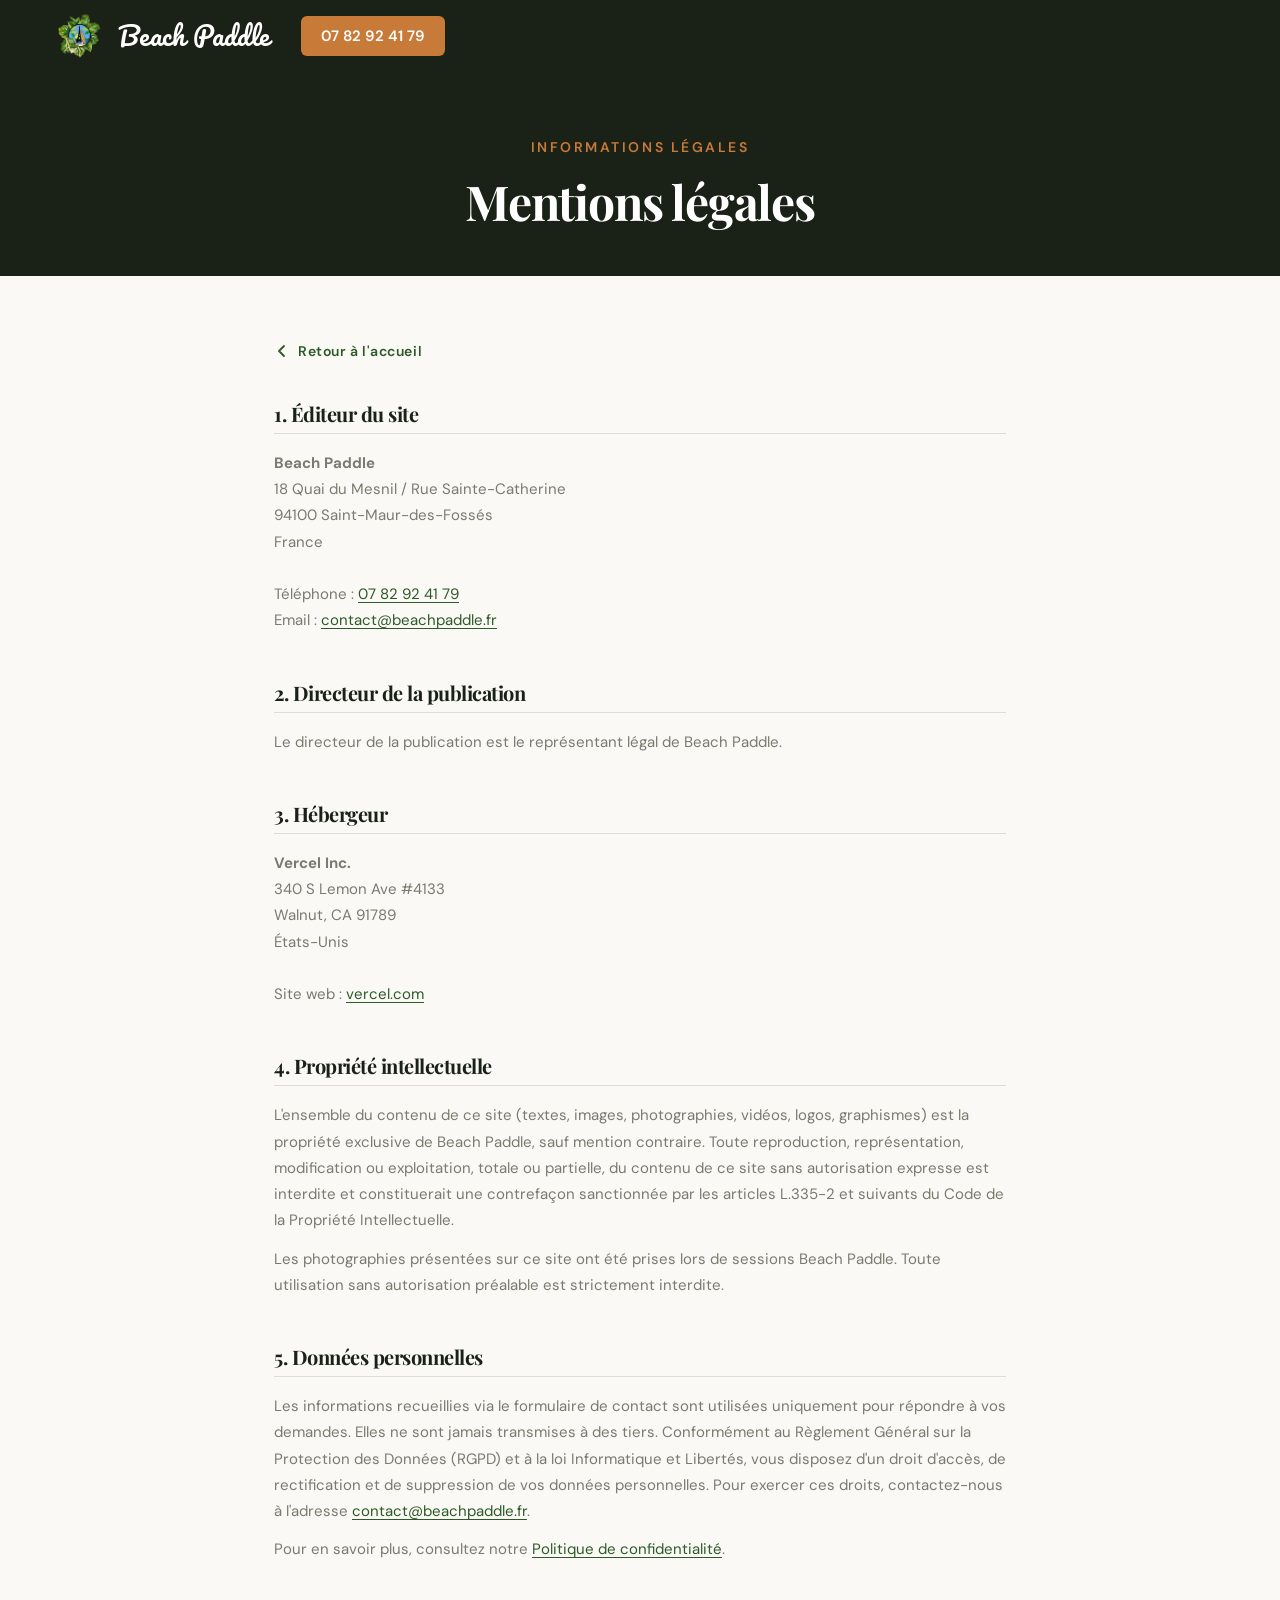
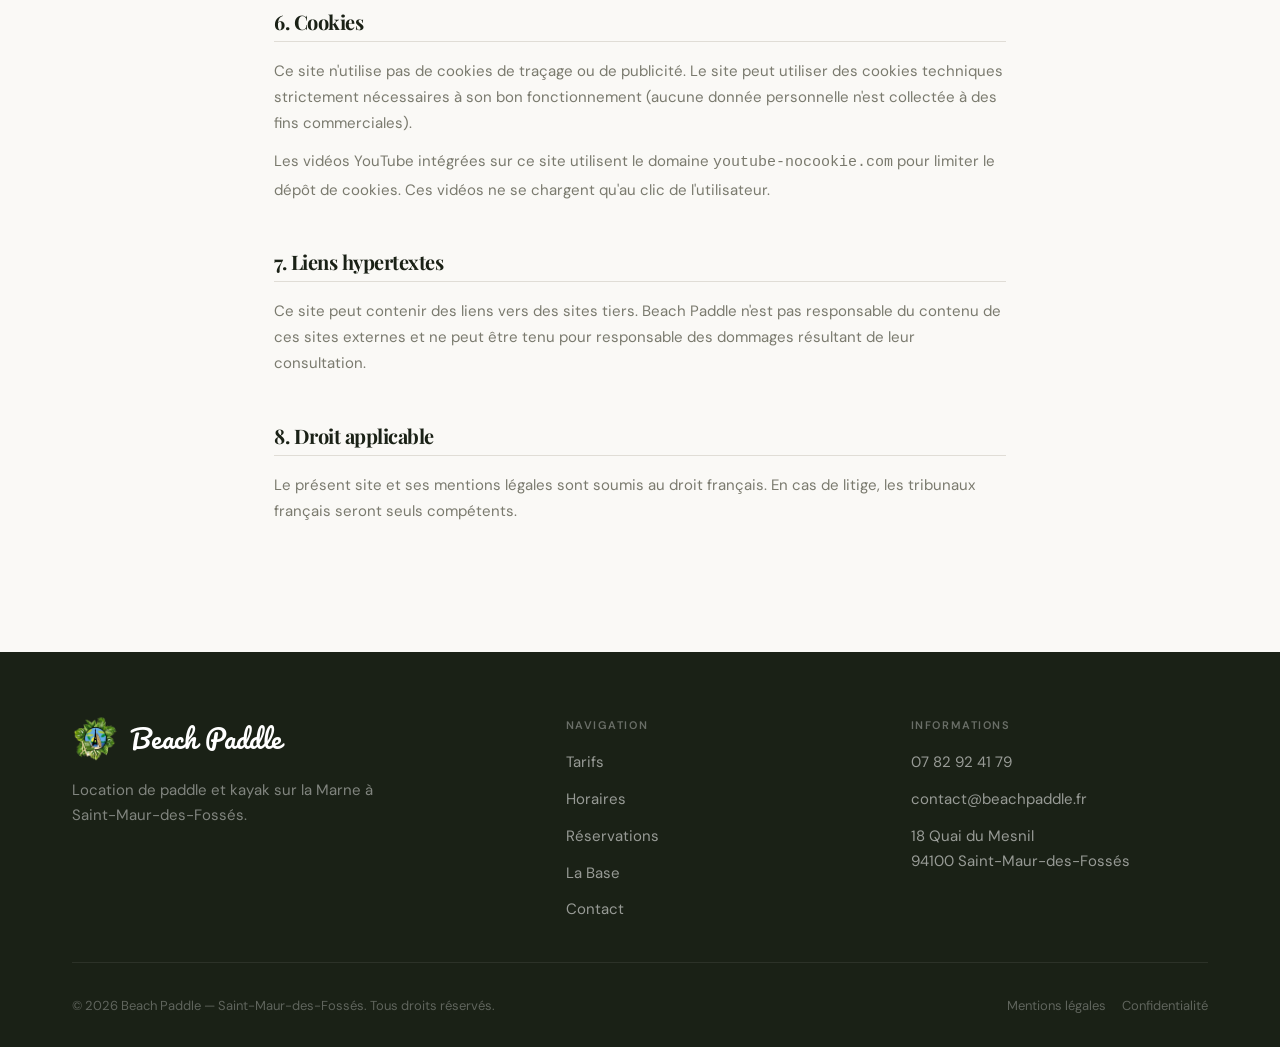
<file: mentions-legales.html>
<!DOCTYPE html>
<html lang="fr">
<head>
  <meta charset="UTF-8">

  <!-- Favicon -->
  <link rel="icon" type="image/x-icon"   href="/favicon.ico">
  <link rel="icon" type="image/png" sizes="32x32" href="/favicon-32x32.png">
  <link rel="icon" type="image/png" sizes="16x16" href="/favicon-16x16.png">
  <link rel="apple-touch-icon" sizes="180x180"    href="/apple-touch-icon.png">
  <meta name="viewport" content="width=device-width, initial-scale=1.0">

  <title>Mentions légales — Beach Paddle | Saint-Maur-des-Fossés</title>
  <meta name="description" content="Mentions légales du site Beach Paddle — location de paddle et kayak sur la Marne à Saint-Maur-des-Fossés.">
  <meta name="robots" content="noindex, follow">
  <link rel="canonical" href="https://www.beachpaddle.fr/mentions-legales">

  
  

  <!-- Google Fonts -->
  <link rel="preconnect" href="https://fonts.googleapis.com">
  <link rel="preconnect" href="https://fonts.gstatic.com" crossorigin>
  <link href="https://fonts.googleapis.com/css2?family=Playfair+Display:ital,wght@0,400;0,700;1,400;1,700&family=DM+Sans:opsz,wght@9..40,300;9..40,400;9..40,500;9..40,600&family=Pacifico&display=swap" rel="stylesheet">

  <!-- Styles -->
  <link rel="stylesheet" href="css/style.css?v=9">

  <style>
    .legal-hero {
      background: var(--c-dark);
      padding: calc(var(--nav-h) + var(--sp-16)) var(--sp-6) var(--sp-12);
      text-align: center;
    }
    .legal-hero .section-label {
      color: var(--c-sand);
    }
    .legal-hero h1 {
      font-family: var(--font-serif);
      font-size: clamp(2rem, 5vw, 3rem);
      color: #fff;
      margin-top: var(--sp-3);
      font-weight: 700;
    }
    .legal-content {
      max-width: 780px;
      margin: 0 auto;
      padding: var(--sp-16) var(--sp-6) var(--sp-20);
    }
    .legal-section {
      margin-bottom: var(--sp-12);
    }
    .legal-section h2 {
      font-family: var(--font-serif);
      font-size: 1.25rem;
      font-weight: 700;
      color: var(--c-dark);
      margin-bottom: var(--sp-4);
      padding-bottom: var(--sp-2);
      border-bottom: 1px solid var(--c-border);
    }
    .legal-section p,
    .legal-section address {
      font-size: 0.9375rem;
      line-height: 1.75;
      color: var(--c-muted);
      font-style: normal;
      margin-bottom: var(--sp-3);
    }
    .legal-section a {
      color: var(--c-green);
      text-decoration: underline;
      text-underline-offset: 3px;
    }
    .legal-back {
      display: inline-flex;
      align-items: center;
      gap: 0.5rem;
      font-size: 0.875rem;
      font-weight: 600;
      color: var(--c-green);
      text-decoration: none;
      margin-bottom: var(--sp-10);
      letter-spacing: 0.04em;
    }
    .legal-back svg {
      width: 16px;
      height: 16px;
      flex-shrink: 0;
    }
    .legal-back:hover {
      color: var(--c-dark);
    }
  </style>
</head>
<body>

  <a href="#main" class="skip-link">Aller au contenu principal</a>

  <!-- NAVIGATION -->
  <nav class="nav" id="nav" role="navigation" aria-label="Navigation principale">
    <div class="nav-inner">
      <a href="/" class="nav-logo" aria-label="Beach Paddle — Accueil">
        <img src="Image Beach Paddle/New logo nobg.webp" alt="Beach Paddle" width="44" height="44" loading="lazy">
        <span class="nav-logo-text">Beach Paddle</span>
      </a>
      <a href="tel:0782924179" class="nav-cta" aria-label="Appeler Beach Paddle">
        07 82 92 41 79
      </a>
    </div>
  </nav>

  <main id="main">

    <div class="legal-hero">
      <span class="section-label">Informations légales</span>
      <h1>Mentions légales</h1>
    </div>

    <div class="legal-content">

      <a href="/" class="legal-back">
        <svg viewBox="0 0 16 16" fill="none" stroke="currentColor" stroke-width="1.8" stroke-linecap="round" stroke-linejoin="round" aria-hidden="true"><polyline points="10,3 5,8 10,13"/></svg>
        Retour à l'accueil
      </a>

      <div class="legal-section">
        <h2>1. Éditeur du site</h2>
        <address>
          <strong>Beach Paddle</strong><br>
          18 Quai du Mesnil / Rue Sainte-Catherine<br>
          94100 Saint-Maur-des-Fossés<br>
          France<br><br>
          Téléphone : <a href="tel:0782924179">07 82 92 41 79</a><br>
          Email : <a href="mailto:contact@beachpaddle.fr">contact@beachpaddle.fr</a>
        </address>
      </div>

      <div class="legal-section">
        <h2>2. Directeur de la publication</h2>
        <p>Le directeur de la publication est le représentant légal de Beach Paddle.</p>
      </div>

      <div class="legal-section">
        <h2>3. Hébergeur</h2>
        <address>
          <strong>Vercel Inc.</strong><br>
          340 S Lemon Ave #4133<br>
          Walnut, CA 91789<br>
          États-Unis<br><br>
          Site web : <a href="https://vercel.com" target="_blank" rel="noopener">vercel.com</a>
        </address>
      </div>

      <div class="legal-section">
        <h2>4. Propriété intellectuelle</h2>
        <p>L'ensemble du contenu de ce site (textes, images, photographies, vidéos, logos, graphismes) est la propriété exclusive de Beach Paddle, sauf mention contraire. Toute reproduction, représentation, modification ou exploitation, totale ou partielle, du contenu de ce site sans autorisation expresse est interdite et constituerait une contrefaçon sanctionnée par les articles L.335-2 et suivants du Code de la Propriété Intellectuelle.</p>
        <p>Les photographies présentées sur ce site ont été prises lors de sessions Beach Paddle. Toute utilisation sans autorisation préalable est strictement interdite.</p>
      </div>

      <div class="legal-section">
        <h2>5. Données personnelles</h2>
        <p>Les informations recueillies via le formulaire de contact sont utilisées uniquement pour répondre à vos demandes. Elles ne sont jamais transmises à des tiers. Conformément au Règlement Général sur la Protection des Données (RGPD) et à la loi Informatique et Libertés, vous disposez d'un droit d'accès, de rectification et de suppression de vos données personnelles. Pour exercer ces droits, contactez-nous à l'adresse <a href="mailto:contact@beachpaddle.fr">contact@beachpaddle.fr</a>.</p>
        <p>Pour en savoir plus, consultez notre <a href="/politique-confidentialite">Politique de confidentialité</a>.</p>
      </div>

      <div class="legal-section">
        <h2>6. Cookies</h2>
        <p>Ce site n'utilise pas de cookies de traçage ou de publicité. Le site peut utiliser des cookies techniques strictement nécessaires à son bon fonctionnement (aucune donnée personnelle n'est collectée à des fins commerciales).</p>
        <p>Les vidéos YouTube intégrées sur ce site utilisent le domaine <code>youtube-nocookie.com</code> pour limiter le dépôt de cookies. Ces vidéos ne se chargent qu'au clic de l'utilisateur.</p>
      </div>

      <div class="legal-section">
        <h2>7. Liens hypertextes</h2>
        <p>Ce site peut contenir des liens vers des sites tiers. Beach Paddle n'est pas responsable du contenu de ces sites externes et ne peut être tenu pour responsable des dommages résultant de leur consultation.</p>
      </div>

      <div class="legal-section">
        <h2>8. Droit applicable</h2>
        <p>Le présent site et ses mentions légales sont soumis au droit français. En cas de litige, les tribunaux français seront seuls compétents.</p>
      </div>

    </div>

  </main>

  <!-- FOOTER -->
  <footer class="footer" role="contentinfo">
    <div class="footer-inner">
      <div class="footer-top">
        <div class="footer-brand">
          <div class="footer-logo">
            <img src="Image Beach Paddle/New logo nobg.webp" alt="Beach Paddle" width="40" height="40" loading="lazy">
            <span class="footer-logo-text">Beach Paddle</span>
          </div>
          <p class="footer-tagline">
            Location de paddle et kayak sur la Marne à Saint-Maur-des-Fossés.
          </p>
        </div>

        <div>
          <div class="footer-col-title">Navigation</div>
          <nav class="footer-col-links" aria-label="Navigation pied de page">
            <a href="/#tarifs">Tarifs</a>
            <a href="/#horaires">Horaires</a>
            <a href="/#reservations">Réservations</a>
            <a href="/#la-base">La Base</a>
            <a href="/#contact">Contact</a>
          </nav>
        </div>

        <div>
          <div class="footer-col-title">Informations</div>
          <div class="footer-col-links">
            <a href="tel:0782924179">07 82 92 41 79</a>
            <a href="mailto:contact@beachpaddle.fr">contact@beachpaddle.fr</a>
            <a href="https://maps.google.com/?q=18+Quai+du+Mesnil+Saint-Maur-des-Fossés" target="_blank" rel="noopener">
              18 Quai du Mesnil<br>94100 Saint-Maur-des-Fossés
            </a>
          </div>
        </div>
      </div>

      <div class="footer-bottom">
        <p class="footer-copy">
          &copy; 2026 Beach Paddle — Saint-Maur-des-Fossés. Tous droits réservés.
        </p>
        <div class="footer-bottom-links">
          <a href="/mentions-legales">Mentions légales</a>
          <a href="/politique-confidentialite">Confidentialité</a>
        </div>
      </div>
    </div>
  </footer>

  <script src="js/main.js"></script>
</body>
</html>
</file>
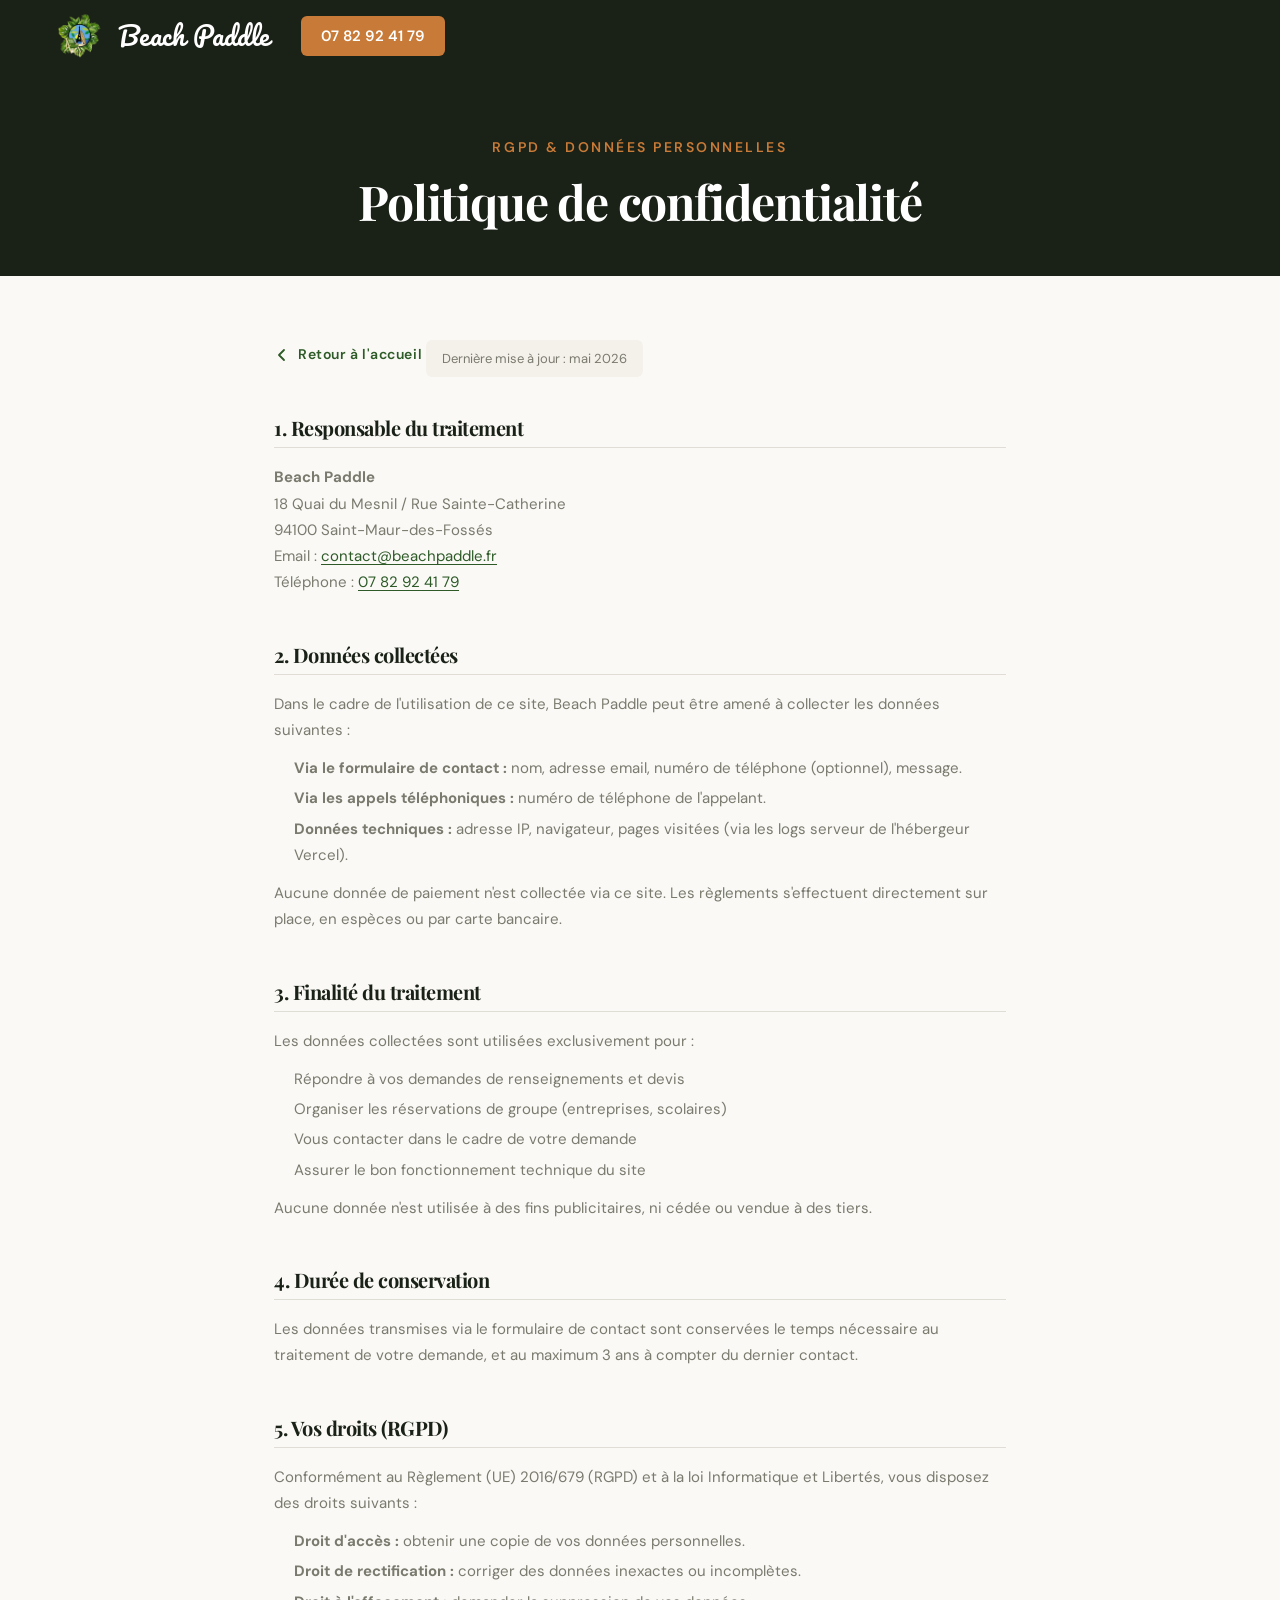
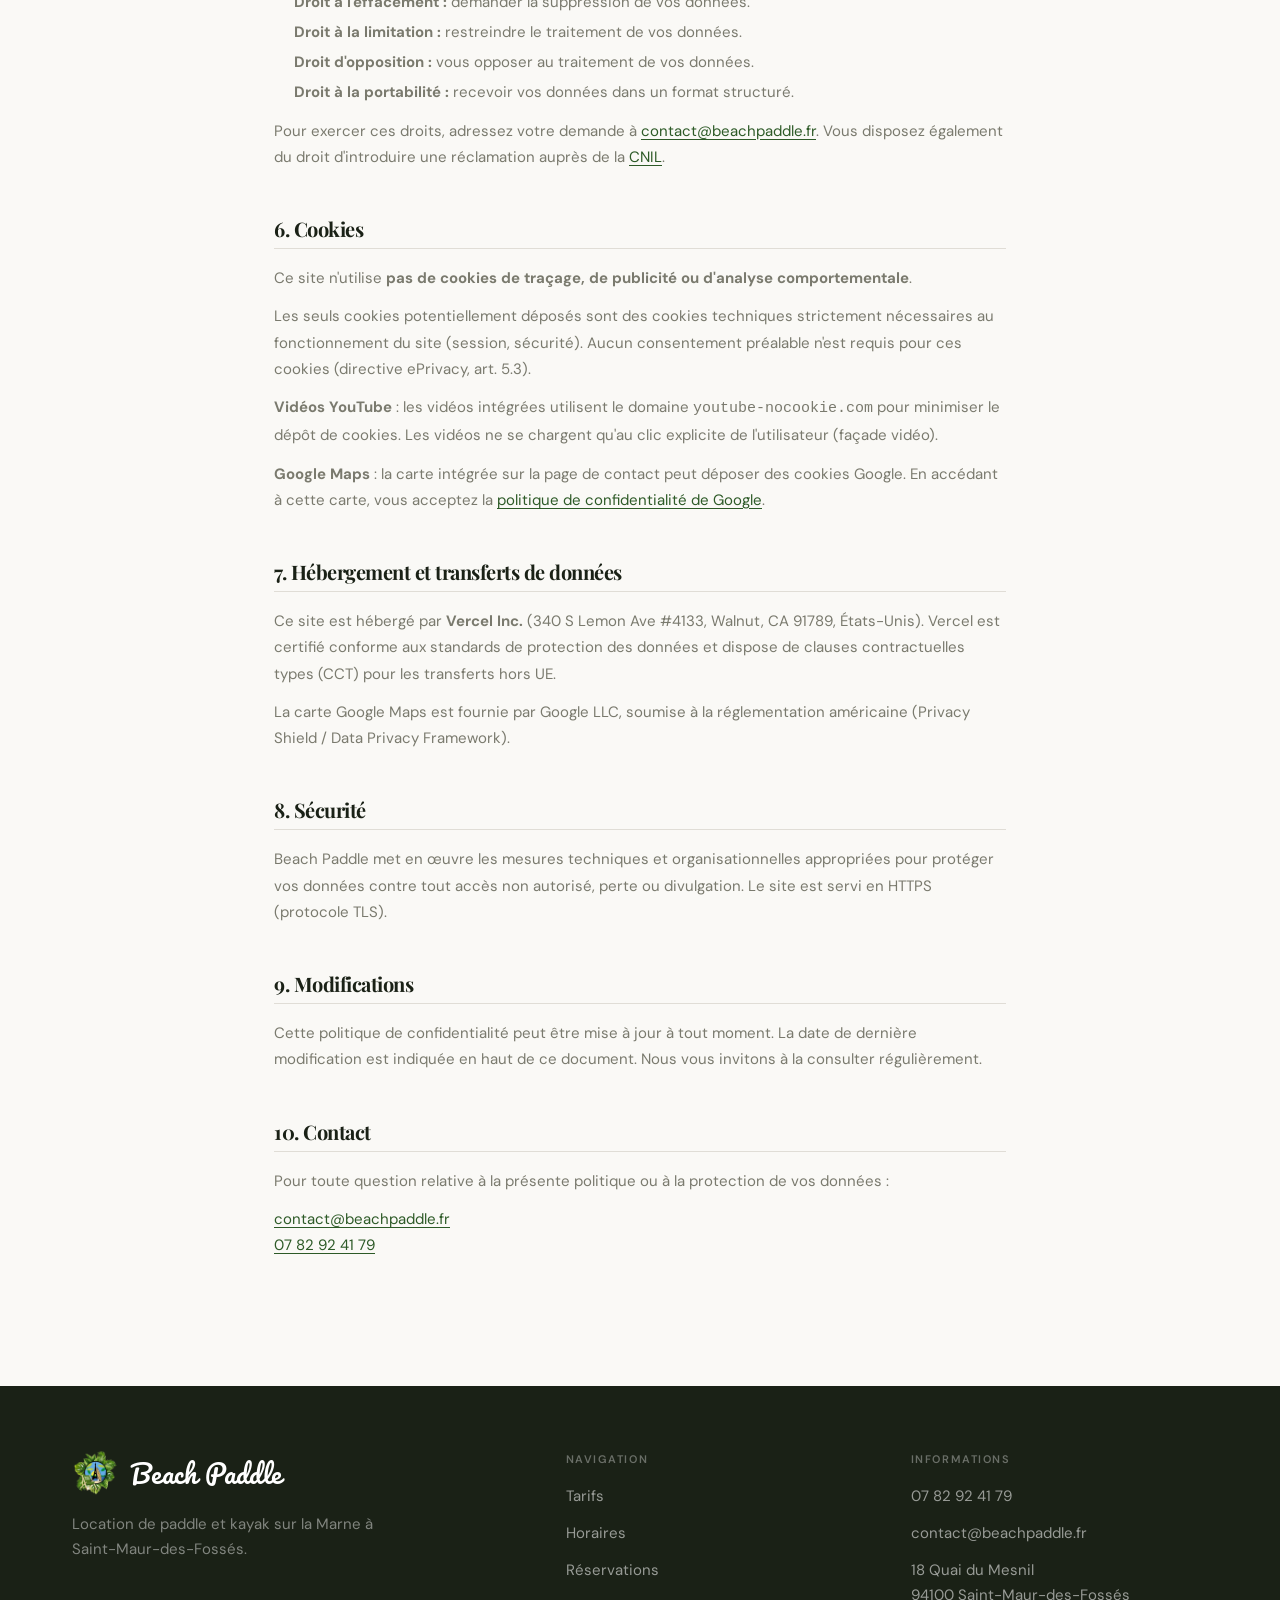
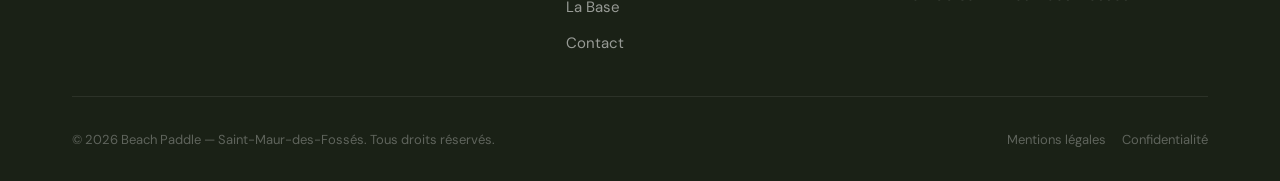
<file: politique-confidentialite.html>
<!DOCTYPE html>
<html lang="fr">
<head>
  <meta charset="UTF-8">

  <!-- Favicon -->
  <link rel="icon" type="image/x-icon"   href="/favicon.ico">
  <link rel="icon" type="image/png" sizes="32x32" href="/favicon-32x32.png">
  <link rel="icon" type="image/png" sizes="16x16" href="/favicon-16x16.png">
  <link rel="apple-touch-icon" sizes="180x180"    href="/apple-touch-icon.png">
  <meta name="viewport" content="width=device-width, initial-scale=1.0">

  <title>Politique de confidentialité — Beach Paddle | Saint-Maur-des-Fossés</title>
  <meta name="description" content="Politique de confidentialité et protection des données personnelles du site Beach Paddle.">
  <meta name="robots" content="noindex, follow">
  <link rel="canonical" href="https://www.beachpaddle.fr/politique-confidentialite">

  
  

  <!-- Google Fonts -->
  <link rel="preconnect" href="https://fonts.googleapis.com">
  <link rel="preconnect" href="https://fonts.gstatic.com" crossorigin>
  <link href="https://fonts.googleapis.com/css2?family=Playfair+Display:ital,wght@0,400;0,700;1,400;1,700&family=DM+Sans:opsz,wght@9..40,300;9..40,400;9..40,500;9..40,600&family=Pacifico&display=swap" rel="stylesheet">

  <!-- Styles -->
  <link rel="stylesheet" href="css/style.css?v=9">

  <style>
    .legal-hero {
      background: var(--c-dark);
      padding: calc(var(--nav-h) + var(--sp-16)) var(--sp-6) var(--sp-12);
      text-align: center;
    }
    .legal-hero .section-label {
      color: var(--c-sand);
    }
    .legal-hero h1 {
      font-family: var(--font-serif);
      font-size: clamp(2rem, 5vw, 3rem);
      color: #fff;
      margin-top: var(--sp-3);
      font-weight: 700;
    }
    .legal-content {
      max-width: 780px;
      margin: 0 auto;
      padding: var(--sp-16) var(--sp-6) var(--sp-20);
    }
    .legal-section {
      margin-bottom: var(--sp-12);
    }
    .legal-section h2 {
      font-family: var(--font-serif);
      font-size: 1.25rem;
      font-weight: 700;
      color: var(--c-dark);
      margin-bottom: var(--sp-4);
      padding-bottom: var(--sp-2);
      border-bottom: 1px solid var(--c-border);
    }
    .legal-section p,
    .legal-section address,
    .legal-section ul {
      font-size: 0.9375rem;
      line-height: 1.75;
      color: var(--c-muted);
      font-style: normal;
      margin-bottom: var(--sp-3);
    }
    .legal-section ul {
      padding-left: var(--sp-5);
    }
    .legal-section ul li {
      margin-bottom: var(--sp-1);
    }
    .legal-section a {
      color: var(--c-green);
      text-decoration: underline;
      text-underline-offset: 3px;
    }
    .legal-update {
      display: inline-block;
      font-size: 0.8125rem;
      color: var(--c-muted);
      background: var(--c-bg-alt, #f4f1eb);
      border-radius: var(--radius-sm, 6px);
      padding: var(--sp-2) var(--sp-4);
      margin-bottom: var(--sp-10);
    }
    .legal-back {
      display: inline-flex;
      align-items: center;
      gap: 0.5rem;
      font-size: 0.875rem;
      font-weight: 600;
      color: var(--c-green);
      text-decoration: none;
      margin-bottom: var(--sp-6);
      letter-spacing: 0.04em;
    }
    .legal-back svg {
      width: 16px;
      height: 16px;
      flex-shrink: 0;
    }
    .legal-back:hover {
      color: var(--c-dark);
    }
  </style>
</head>
<body>

  <a href="#main" class="skip-link">Aller au contenu principal</a>

  <!-- NAVIGATION -->
  <nav class="nav" id="nav" role="navigation" aria-label="Navigation principale">
    <div class="nav-inner">
      <a href="/" class="nav-logo" aria-label="Beach Paddle — Accueil">
        <img src="Image Beach Paddle/New logo nobg.webp" alt="Beach Paddle" width="44" height="44" loading="lazy">
        <span class="nav-logo-text">Beach Paddle</span>
      </a>
      <a href="tel:0782924179" class="nav-cta" aria-label="Appeler Beach Paddle">
        07 82 92 41 79
      </a>
    </div>
  </nav>

  <main id="main">

    <div class="legal-hero">
      <span class="section-label">RGPD &amp; Données personnelles</span>
      <h1>Politique de confidentialité</h1>
    </div>

    <div class="legal-content">

      <a href="/" class="legal-back">
        <svg viewBox="0 0 16 16" fill="none" stroke="currentColor" stroke-width="1.8" stroke-linecap="round" stroke-linejoin="round" aria-hidden="true"><polyline points="10,3 5,8 10,13"/></svg>
        Retour à l'accueil
      </a>

      <span class="legal-update">Dernière mise à jour : mai 2026</span>

      <div class="legal-section">
        <h2>1. Responsable du traitement</h2>
        <address>
          <strong>Beach Paddle</strong><br>
          18 Quai du Mesnil / Rue Sainte-Catherine<br>
          94100 Saint-Maur-des-Fossés<br>
          Email : <a href="mailto:contact@beachpaddle.fr">contact@beachpaddle.fr</a><br>
          Téléphone : <a href="tel:0782924179">07 82 92 41 79</a>
        </address>
      </div>

      <div class="legal-section">
        <h2>2. Données collectées</h2>
        <p>Dans le cadre de l'utilisation de ce site, Beach Paddle peut être amené à collecter les données suivantes :</p>
        <ul>
          <li><strong>Via le formulaire de contact :</strong> nom, adresse email, numéro de téléphone (optionnel), message.</li>
          <li><strong>Via les appels téléphoniques :</strong> numéro de téléphone de l'appelant.</li>
          <li><strong>Données techniques :</strong> adresse IP, navigateur, pages visitées (via les logs serveur de l'hébergeur Vercel).</li>
        </ul>
        <p>Aucune donnée de paiement n'est collectée via ce site. Les règlements s'effectuent directement sur place, en espèces ou par carte bancaire.</p>
      </div>

      <div class="legal-section">
        <h2>3. Finalité du traitement</h2>
        <p>Les données collectées sont utilisées exclusivement pour :</p>
        <ul>
          <li>Répondre à vos demandes de renseignements et devis</li>
          <li>Organiser les réservations de groupe (entreprises, scolaires)</li>
          <li>Vous contacter dans le cadre de votre demande</li>
          <li>Assurer le bon fonctionnement technique du site</li>
        </ul>
        <p>Aucune donnée n'est utilisée à des fins publicitaires, ni cédée ou vendue à des tiers.</p>
      </div>

      <div class="legal-section">
        <h2>4. Durée de conservation</h2>
        <p>Les données transmises via le formulaire de contact sont conservées le temps nécessaire au traitement de votre demande, et au maximum 3 ans à compter du dernier contact.</p>
      </div>

      <div class="legal-section">
        <h2>5. Vos droits (RGPD)</h2>
        <p>Conformément au Règlement (UE) 2016/679 (RGPD) et à la loi Informatique et Libertés, vous disposez des droits suivants :</p>
        <ul>
          <li><strong>Droit d'accès :</strong> obtenir une copie de vos données personnelles.</li>
          <li><strong>Droit de rectification :</strong> corriger des données inexactes ou incomplètes.</li>
          <li><strong>Droit à l'effacement :</strong> demander la suppression de vos données.</li>
          <li><strong>Droit à la limitation :</strong> restreindre le traitement de vos données.</li>
          <li><strong>Droit d'opposition :</strong> vous opposer au traitement de vos données.</li>
          <li><strong>Droit à la portabilité :</strong> recevoir vos données dans un format structuré.</li>
        </ul>
        <p>Pour exercer ces droits, adressez votre demande à <a href="mailto:contact@beachpaddle.fr">contact@beachpaddle.fr</a>. Vous disposez également du droit d'introduire une réclamation auprès de la <a href="https://www.cnil.fr" target="_blank" rel="noopener">CNIL</a>.</p>
      </div>

      <div class="legal-section">
        <h2>6. Cookies</h2>
        <p>Ce site n'utilise <strong>pas de cookies de traçage, de publicité ou d'analyse comportementale</strong>.</p>
        <p>Les seuls cookies potentiellement déposés sont des cookies techniques strictement nécessaires au fonctionnement du site (session, sécurité). Aucun consentement préalable n'est requis pour ces cookies (directive ePrivacy, art. 5.3).</p>
        <p><strong>Vidéos YouTube</strong> : les vidéos intégrées utilisent le domaine <code>youtube-nocookie.com</code> pour minimiser le dépôt de cookies. Les vidéos ne se chargent qu'au clic explicite de l'utilisateur (façade vidéo).</p>
        <p><strong>Google Maps</strong> : la carte intégrée sur la page de contact peut déposer des cookies Google. En accédant à cette carte, vous acceptez la <a href="https://policies.google.com/privacy" target="_blank" rel="noopener">politique de confidentialité de Google</a>.</p>
      </div>

      <div class="legal-section">
        <h2>7. Hébergement et transferts de données</h2>
        <p>Ce site est hébergé par <strong>Vercel Inc.</strong> (340 S Lemon Ave #4133, Walnut, CA 91789, États-Unis). Vercel est certifié conforme aux standards de protection des données et dispose de clauses contractuelles types (CCT) pour les transferts hors UE.</p>
        <p>La carte Google Maps est fournie par Google LLC, soumise à la réglementation américaine (Privacy Shield / Data Privacy Framework).</p>
      </div>

      <div class="legal-section">
        <h2>8. Sécurité</h2>
        <p>Beach Paddle met en œuvre les mesures techniques et organisationnelles appropriées pour protéger vos données contre tout accès non autorisé, perte ou divulgation. Le site est servi en HTTPS (protocole TLS).</p>
      </div>

      <div class="legal-section">
        <h2>9. Modifications</h2>
        <p>Cette politique de confidentialité peut être mise à jour à tout moment. La date de dernière modification est indiquée en haut de ce document. Nous vous invitons à la consulter régulièrement.</p>
      </div>

      <div class="legal-section">
        <h2>10. Contact</h2>
        <p>Pour toute question relative à la présente politique ou à la protection de vos données :</p>
        <p>
          <a href="mailto:contact@beachpaddle.fr">contact@beachpaddle.fr</a><br>
          <a href="tel:0782924179">07 82 92 41 79</a>
        </p>
      </div>

    </div>

  </main>

  <!-- FOOTER -->
  <footer class="footer" role="contentinfo">
    <div class="footer-inner">
      <div class="footer-top">
        <div class="footer-brand">
          <div class="footer-logo">
            <img src="Image Beach Paddle/New logo nobg.webp" alt="Beach Paddle" width="40" height="40" loading="lazy">
            <span class="footer-logo-text">Beach Paddle</span>
          </div>
          <p class="footer-tagline">
            Location de paddle et kayak sur la Marne à Saint-Maur-des-Fossés.
          </p>
        </div>

        <div>
          <div class="footer-col-title">Navigation</div>
          <nav class="footer-col-links" aria-label="Navigation pied de page">
            <a href="/#tarifs">Tarifs</a>
            <a href="/#horaires">Horaires</a>
            <a href="/#reservations">Réservations</a>
            <a href="/#la-base">La Base</a>
            <a href="/#contact">Contact</a>
          </nav>
        </div>

        <div>
          <div class="footer-col-title">Informations</div>
          <div class="footer-col-links">
            <a href="tel:0782924179">07 82 92 41 79</a>
            <a href="mailto:contact@beachpaddle.fr">contact@beachpaddle.fr</a>
            <a href="https://maps.google.com/?q=18+Quai+du+Mesnil+Saint-Maur-des-Fossés" target="_blank" rel="noopener">
              18 Quai du Mesnil<br>94100 Saint-Maur-des-Fossés
            </a>
          </div>
        </div>
      </div>

      <div class="footer-bottom">
        <p class="footer-copy">
          &copy; 2026 Beach Paddle — Saint-Maur-des-Fossés. Tous droits réservés.
        </p>
        <div class="footer-bottom-links">
          <a href="/mentions-legales">Mentions légales</a>
          <a href="/politique-confidentialite">Confidentialité</a>
        </div>
      </div>
    </div>
  </footer>

  <script src="js/main.js"></script>
</body>
</html>
</file>
<file: css/style.css>
/* ============================================================
   BEACH PADDLE — Design System
   Premium Paddle & Kayak · Saint-Maur-des-Fossés
   ============================================================ */

/* === TOKENS === */
:root {
  --c-bg:          #FAF9F6;
  --c-dark:        #1A2116;
  --c-green:       #2D5A27;
  --c-green-light: #3A7232;
  --c-water:       #4A7C8E;
  --c-sand:        #C87A38;
  --c-amber:       #D4A853;
  --c-text:        #2C2C2A;
  --c-muted:       #7A7A6E;
  --c-border:      #E0DDD6;
  --c-surface:     #F2F0EB;
  --c-white:       #FEFEFE;

  --font-serif: 'Playfair Display', Georgia, 'Times New Roman', serif;
  --font-sans:  'DM Sans', -apple-system, BlinkMacSystemFont, 'Segoe UI', sans-serif;

  --sp-1:  0.25rem;
  --sp-2:  0.5rem;
  --sp-3:  0.75rem;
  --sp-4:  1rem;
  --sp-5:  1.25rem;
  --sp-6:  1.5rem;
  --sp-8:  2rem;
  --sp-10: 2.5rem;
  --sp-12: 3rem;
  --sp-16: 4rem;
  --sp-20: 5rem;
  --sp-24: 6rem;
  --sp-32: 8rem;

  --max-w: 1200px;
  --nav-h: 72px;
  --radius: 6px;
  --radius-lg: 12px;

  --ease-out: cubic-bezier(0.16, 1, 0.3, 1);
  --ease-in-out: cubic-bezier(0.4, 0, 0.2, 1);
  --dur: 0.3s;
}

/* === RESET === */
*, *::before, *::after {
  box-sizing: border-box;
  margin: 0;
  padding: 0;
}

html {
  scroll-behavior: smooth;
  scroll-padding-top: var(--nav-h);
  -webkit-font-smoothing: antialiased;
  -moz-osx-font-smoothing: grayscale;
  text-rendering: optimizeLegibility;
  overflow-x: hidden;
}

body {
  font-family: var(--font-sans);
  font-size: 1rem;
  line-height: 1.65;
  color: var(--c-text);
  background-color: var(--c-bg);
  overflow-x: hidden;
}

img {
  display: block;
  max-width: 100%;
  height: auto;
}

a {
  color: inherit;
  text-decoration: none;
}

button {
  cursor: pointer;
  border: none;
  background: none;
  font-family: inherit;
  font-size: inherit;
}

ul, ol { list-style: none; }

/* === UTILITIES === */
.sr-only {
  position: absolute;
  width: 1px;
  height: 1px;
  padding: 0;
  margin: -1px;
  overflow: hidden;
  clip: rect(0, 0, 0, 0);
  white-space: nowrap;
  border: 0;
}

/* === SKIP LINK (a11y) === */
.skip-link {
  position: fixed;
  top: -100%;
  left: var(--sp-4);
  z-index: 9999;
  background: var(--c-dark);
  color: #fff;
  padding: var(--sp-2) var(--sp-4);
  border-radius: 0 0 var(--radius) var(--radius);
  font-size: 0.875rem;
  transition: top 0.2s;
}
.skip-link:focus { top: 0; }

/* === LAYOUT === */
.container {
  max-width: var(--max-w);
  margin-inline: auto;
  padding-inline: var(--sp-8);
}

/* === TYPOGRAPHY SYSTEM === */
h1, h2, h3, h4 {
  font-family: var(--font-serif);
  line-height: 1.1;
  letter-spacing: -0.025em;
}

.section-label {
  display: block;
  font-family: var(--font-sans);
  font-size: 0.875rem;
  font-weight: 600;
  letter-spacing: 0.18em;
  text-transform: uppercase;
  color: var(--c-green);
  margin-bottom: var(--sp-4);
}

.section-head {
  margin-bottom: var(--sp-10);
}

.section-head h2 {
  font-size: clamp(2.25rem, 4vw, 3rem);
  color: var(--c-dark);
  margin-bottom: var(--sp-3);
}

.section-head p {
  font-size: 1.0625rem;
  color: var(--c-muted);
  max-width: 52ch;
  line-height: 1.7;
}

/* === BUTTONS === */
.btn {
  display: inline-flex;
  align-items: center;
  gap: var(--sp-2);
  font-family: var(--font-sans);
  font-size: 0.875rem;
  font-weight: 500;
  letter-spacing: 0.03em;
  padding: 0.8125rem 1.75rem;
  border-radius: var(--radius);
  transition: all var(--dur) var(--ease-out);
  white-space: nowrap;
  line-height: 1;
  touch-action: manipulation;
  cursor: pointer;
}

.btn:active { transform: translateY(1px); }

.btn-primary {
  background: var(--c-sand);
  color: #fff;
}
.btn-primary:hover {
  background: #b8845a;
  transform: translateY(-1px);
  box-shadow: 0 6px 24px rgba(196, 149, 106, 0.35);
}

.btn-dark {
  background: var(--c-dark);
  color: #fff;
}
.btn-dark:hover {
  background: #2a3825;
  transform: translateY(-1px);
  box-shadow: 0 6px 24px rgba(26, 33, 22, 0.3);
}

.btn-ghost {
  background: transparent;
  color: rgba(255,255,255,0.9);
  border: 1px solid rgba(255,255,255,0.35);
}
.btn-ghost:hover {
  background: rgba(255,255,255,0.1);
  border-color: rgba(255,255,255,0.7);
  transform: translateY(-1px);
}

.btn-outline {
  background: transparent;
  color: var(--c-dark);
  border: 1.5px solid var(--c-dark);
}
.btn-outline:hover {
  background: var(--c-dark);
  color: #fff;
  transform: translateY(-1px);
}

.btn-ghost-sm {
  background: transparent;
  color: var(--c-muted);
  border: 1px solid rgba(26,33,22,0.2);
  font-size: 0.8125rem;
  padding: 0.45em 1em;
  border-radius: var(--radius);
}
.btn-ghost-sm:hover {
  color: var(--c-dark);
  border-color: rgba(26,33,22,0.5);
  transform: translateY(-1px);
}

.btn-sand-sm {
  background: var(--c-sand);
  color: #fff;
  font-size: 0.8125rem;
  padding: 0.45em 1.1em;
  border-radius: var(--radius);
}
.btn-sand-sm:hover {
  background: #b87f55;
  transform: translateY(-1px);
  box-shadow: 0 4px 16px rgba(200, 122, 56, 0.35);
}

.btn-sand {
  background: var(--c-sand);
  color: #fff;
}
.btn-sand:hover {
  background: #b87f55;
  transform: translateY(-1px);
  box-shadow: 0 6px 20px rgba(196, 149, 106, 0.35);
}

/* === NAVIGATION === */
.nav {
  position: fixed;
  top: 0;
  left: 0;
  right: 0;
  z-index: 900;
  height: var(--nav-h);
  transition: background var(--dur) var(--ease-in-out),
              box-shadow var(--dur) var(--ease-in-out);
}

.nav.is-scrolled {
  background: rgba(26, 33, 22, 0.96);
  backdrop-filter: blur(16px);
  -webkit-backdrop-filter: blur(16px);
  box-shadow: 0 1px 0 rgba(255,255,255,0.06);
}

.nav-inner {
  max-width: var(--max-w);
  margin-inline: auto;
  padding-inline: var(--sp-4);
  height: 100%;
  display: flex;
  align-items: center;
  gap: var(--sp-8);
}

.nav-logo {
  flex-shrink: 0;
  display: flex;
  align-items: center;
  gap: var(--sp-4);
}

.nav-logo img {
  width: 46px;
  height: 46px;
  object-fit: contain;
  border-radius: 50%;
}

.nav-logo-text {
  font-family: 'Pacifico', cursive;
  font-size: 1.65rem;
  font-weight: 400;
  color: #fff;
  letter-spacing: 0.01em;
  line-height: 1.2;
}

/* === NAV DROPDOWN === */
.nav-dropdown {
  position: relative;
  margin-left: auto;
}

.nav-dropdown-trigger {
  display: flex;
  align-items: center;
  gap: 8px;
  background: none;
  border: 1px solid rgba(255, 255, 255, 0.35);
  border-radius: 999px;
  padding: 7px 18px;
  font-family: var(--font-sans);
  font-size: 0.8125rem;
  font-weight: 600;
  letter-spacing: 0.1em;
  text-transform: uppercase;
  color: #fff;
  cursor: pointer;
  transition: background var(--dur-fast) ease, border-color var(--dur-fast) ease;
}

.nav-dropdown-trigger:hover {
  background: rgba(255, 255, 255, 0.1);
  border-color: rgba(255, 255, 255, 0.7);
}

.nav-dropdown-burger {
  width: 18px;
  height: 13px;
  stroke: currentColor;
  stroke-width: 2;
  fill: none;
  stroke-linecap: round;
  flex-shrink: 0;
}

.nav-dropdown-menu {
  position: absolute;
  top: calc(100% + 12px);
  right: 0;
  min-width: 200px;
  background: rgba(26, 33, 22, 0.97);
  backdrop-filter: blur(20px);
  -webkit-backdrop-filter: blur(20px);
  border: 1px solid rgba(255,255,255,0.08);
  border-radius: 14px;
  padding: 8px 0;
  display: flex;
  flex-direction: column;
  opacity: 0;
  transform: translateY(-8px);
  pointer-events: none;
  transition: opacity 0.2s ease, transform 0.2s ease;
  z-index: 910;
}

.nav-dropdown.is-open .nav-dropdown-menu {
  opacity: 1;
  transform: translateY(0);
  pointer-events: auto;
}

.nav-dropdown-menu[aria-hidden="true"] {
  visibility: hidden;
}

.nav-dropdown-menu[aria-hidden="false"] {
  visibility: visible;
}

.nav-dropdown-menu a {
  padding: 10px 22px;
  font-family: var(--font-sans);
  font-size: 0.875rem;
  font-weight: 500;
  letter-spacing: 0.06em;
  text-transform: uppercase;
  color: rgba(255,255,255,0.75);
  transition: color 0.15s ease, background 0.15s ease;
}

.nav-dropdown-menu a:hover {
  color: var(--c-sand);
  background: rgba(196, 149, 106, 0.08);
}

.nav-cta {
  flex-shrink: 0;
  font-size: 0.9375rem;
  font-weight: 600;
  color: #fff;
  background: var(--c-sand);
  padding: 0.5rem 1.25rem;
  border-radius: var(--radius);
  transition: background var(--dur) var(--ease-out), transform var(--dur) var(--ease-out);
}
.nav-cta:hover {
  background: #b8845a;
  transform: translateY(-1px);
}

.nav-toggle {
  display: none;
  flex-direction: column;
  gap: 5px;
  padding: var(--sp-2);
  margin-left: auto;
}

.nav-toggle span {
  display: block;
  width: 24px;
  height: 1.5px;
  background: #fff;
  border-radius: 2px;
  transition: transform var(--dur) var(--ease-out), opacity var(--dur);
  transform-origin: center;
}

.nav-toggle.is-open span:nth-child(1) { transform: translateY(6.5px) rotate(45deg); }
.nav-toggle.is-open span:nth-child(2) { opacity: 0; transform: scaleX(0); }
.nav-toggle.is-open span:nth-child(3) { transform: translateY(-6.5px) rotate(-45deg); }

/* === MOBILE MENU === */
.mobile-menu {
  position: fixed;
  inset: 0;
  z-index: 800;
  background: var(--c-dark);
  display: flex;
  flex-direction: column;
  justify-content: center;
  padding: var(--sp-8) var(--sp-6);
  opacity: 0;
  visibility: hidden;
  transition: opacity 0.4s var(--ease-out), visibility 0.4s;
  overflow-y: auto;
}

.mobile-menu.is-open {
  opacity: 1;
  visibility: visible;
}

.mobile-menu-links {
  display: flex;
  flex-direction: column;
  gap: var(--sp-3);
  margin-bottom: var(--sp-8);
}

.mobile-menu-links a {
  font-family: var(--font-serif);
  font-size: clamp(1.5rem, 5.5vw, 2.25rem);
  color: rgba(255,255,255,0.85);
  font-weight: 400;
  letter-spacing: -0.02em;
  transform: translateX(-20px);
  opacity: 0;
  transition: color 0.2s, transform 0.4s var(--ease-out), opacity 0.4s;
}

.mobile-menu.is-open .mobile-menu-links a {
  transform: translateX(0);
  opacity: 1;
}

.mobile-menu.is-open .mobile-menu-links a:nth-child(1)  { transition-delay: 0.04s; }
.mobile-menu.is-open .mobile-menu-links a:nth-child(2)  { transition-delay: 0.08s; }
.mobile-menu.is-open .mobile-menu-links a:nth-child(3)  { transition-delay: 0.12s; }
.mobile-menu.is-open .mobile-menu-links a:nth-child(4)  { transition-delay: 0.16s; }
.mobile-menu.is-open .mobile-menu-links a:nth-child(5)  { transition-delay: 0.20s; }
.mobile-menu.is-open .mobile-menu-links a:nth-child(6)  { transition-delay: 0.24s; }
.mobile-menu.is-open .mobile-menu-links a:nth-child(7)  { transition-delay: 0.28s; }
.mobile-menu.is-open .mobile-menu-links a:nth-child(8)  { transition-delay: 0.32s; }
.mobile-menu.is-open .mobile-menu-links a:nth-child(9)  { transition-delay: 0.36s; }
.mobile-menu.is-open .mobile-menu-links a:nth-child(10) { transition-delay: 0.40s; }
.mobile-menu.is-open .mobile-menu-links a:nth-child(11) { transition-delay: 0.44s; }
.mobile-menu.is-open .mobile-menu-links a:nth-child(12) { transition-delay: 0.48s; }
.mobile-menu.is-open .mobile-menu-links a:nth-child(13) { transition-delay: 0.52s; }

.mobile-menu-links a:hover { color: var(--c-sand); }

.mobile-menu-footer {
  border-top: 1px solid rgba(255,255,255,0.1);
  padding-top: var(--sp-6);
}

.mobile-menu-footer a {
  display: block;
  font-size: 1.125rem;
  font-weight: 500;
  color: rgba(255,255,255,0.6);
  margin-bottom: var(--sp-2);
  transition: color 0.2s;
}
.mobile-menu-footer a:first-child {
  font-size: 1.5rem;
  color: #fff;
  margin-bottom: var(--sp-3);
}
.mobile-menu-footer a:hover { color: var(--c-sand); }

/* === HERO === */
.hero {
  position: relative;
  min-height: 100dvh;
  display: flex;
  align-items: flex-end;
  padding-bottom: var(--sp-20);
  overflow: hidden;
}

.hero-media {
  position: absolute;
  inset: 0;
  z-index: 0;
}

.hero-media img {
  width: 100%;
  height: 100%;
  object-fit: cover;
  object-position: 65% 80%;
}

.hero-overlay {
  position: absolute;
  inset: 0;
  z-index: 1;
  background: rgba(26, 33, 22, 0.64);
}

.hero-content {
  position: relative;
  z-index: 2;
  max-width: 560px;
  margin-left: auto;
  margin-right: var(--sp-16);
  padding-inline: 0;
  width: 100%;
}

.hero-tag {
  display: inline-flex;
  align-items: center;
  gap: var(--sp-3);
  font-size: 0.8125rem;
  font-weight: 600;
  letter-spacing: 0.16em;
  text-transform: uppercase;
  color: var(--c-sand);
  margin-bottom: var(--sp-6);
  opacity: 0;
  transform: translateY(12px);
  animation: fadeUp 0.7s var(--ease-out) 0.3s forwards;
}

.hero-tag::before {
  display: none;
}

.hero-title {
  font-family: var(--font-serif);
  font-size: clamp(3rem, 6.5vw, 5.25rem);
  font-weight: 700;
  color: #fff;
  line-height: 1.05;
  letter-spacing: -0.03em;
  max-width: 12ch;
  margin-bottom: var(--sp-6);
  opacity: 0;
  transform: translateY(16px);
  animation: fadeUp 0.8s var(--ease-out) 0.5s forwards;
}

.hero-title em {
  font-style: italic;
  font-weight: 400;
  color: var(--c-sand);
}

.hero-sub {
  display: flex;
  flex-direction: column;
  gap: var(--sp-3);
  margin-bottom: var(--sp-10);
  opacity: 0;
  transform: translateY(12px);
  animation: fadeUp 0.7s var(--ease-out) 0.75s forwards;
}

.hero-sub-main {
  font-family: var(--font-serif);
  font-style: italic;
  font-weight: 400;
  font-size: clamp(1.125rem, 2.2vw, 1.4rem);
  color: rgba(255, 255, 255, 0.92);
  letter-spacing: 0.01em;
  line-height: 1.3;
}

.hero-sub-season {
  display: inline-flex;
  align-items: center;
  gap: 0.5rem;
  font-family: var(--font-sans);
  font-size: 0.6875rem;
  font-weight: 600;
  letter-spacing: 0.14em;
  text-transform: uppercase;
  color: rgba(255, 255, 255, 0.45);
}

.hero-sub-dot {
  display: inline-block;
  width: 5px;
  height: 5px;
  border-radius: 50%;
  background: var(--c-sand);
  flex-shrink: 0;
}

.hero-actions {
  display: flex;
  gap: var(--sp-3);
  flex-wrap: wrap;
  opacity: 0;
  transform: translateY(12px);
  animation: fadeUp 0.7s var(--ease-out) 0.95s forwards;
}


.hero-gallery-link {
  display: inline-flex;
  align-items: center;
  gap: 0.4em;
  margin-top: var(--sp-6);
  font-size: 0.8125rem;
  font-weight: 500;
  color: var(--c-sand);
  letter-spacing: 0.04em;
  text-decoration: underline;
  text-underline-offset: 3px;
  text-decoration-color: rgba(200,122,56,0.45);
  transition: color var(--dur) var(--ease-out), text-decoration-color var(--dur) var(--ease-out);
  opacity: 0;
  transform: translateY(8px);
  animation: fadeUp 0.6s var(--ease-out) 1.15s forwards;
}
.hero-gallery-link svg {
  width: 14px;
  height: 14px;
  flex-shrink: 0;
}
.hero-gallery-link:hover {
  color: #fff;
  text-decoration-color: rgba(255,255,255,0.6);
}

.hero-scroll {
  position: absolute;
  bottom: var(--sp-8);
  right: var(--sp-8);
  z-index: 2;
  display: flex;
  flex-direction: column;
  align-items: center;
  gap: var(--sp-2);
  opacity: 0;
  animation: fadeIn 0.6s ease 1.5s forwards;
}

.hero-scroll span {
  font-size: 0.625rem;
  font-weight: 600;
  letter-spacing: 0.2em;
  text-transform: uppercase;
  color: rgba(255,255,255,0.45);
  writing-mode: vertical-rl;
  transform: rotate(180deg);
}

.hero-scroll-line {
  width: 1px;
  height: 60px;
  background: linear-gradient(to bottom, rgba(255,255,255,0), rgba(255,255,255,0.3));
  animation: scrollPulse 2.5s ease-in-out infinite 2s;
}

/* === INTRO STRIP === */
.intro-strip {
  background: var(--c-dark);
  padding: var(--sp-12) 0;
  overflow: hidden;
}

.intro-strip-inner {
  max-width: var(--max-w);
  margin-inline: auto;
  padding-inline: var(--sp-8);
  display: grid;
  grid-template-columns: repeat(3, 1fr);
  gap: var(--sp-8);
}

.intro-item {
  display: flex;
  flex-direction: column;
  gap: var(--sp-2);
  padding-left: var(--sp-6);
  border-left: 1px solid rgba(255,255,255,0.12);
}

.intro-item:first-child { border-left: none; padding-left: 0; }

.intro-item-label {
  font-size: 0.6875rem;
  font-weight: 600;
  letter-spacing: 0.18em;
  text-transform: uppercase;
  color: var(--c-sand);
}

.intro-item-value {
  font-family: var(--font-serif);
  font-size: clamp(1.5rem, 3vw, 2rem);
  font-weight: 400;
  color: #fff;
  letter-spacing: -0.02em;
  line-height: 1.1;
}

.intro-item-sub {
  font-size: 0.8125rem;
  color: rgba(255,255,255,0.45);
  line-height: 1.4;
}

/* === TARIFS === */
.section-tarifs {
  padding: var(--sp-24) 0;
  background: var(--c-bg);
}

.tarifs-grid {
  display: grid;
  grid-template-columns: 1fr 2fr;
  gap: var(--sp-16);
  align-items: start;
}

.tarifs-intro {
  position: sticky;
  top: calc(var(--nav-h) + var(--sp-8));
}

.tarifs-intro h2 {
  font-size: clamp(2.25rem, 4vw, 3rem);
  color: var(--c-dark);
  margin-bottom: var(--sp-4);
}

.tarifs-intro p {
  font-size: 1rem;
  color: var(--c-muted);
  line-height: 1.75;
  margin-bottom: var(--sp-6);
  max-width: 34ch;
}

.tarifs-note {
  font-size: 0.8125rem;
  color: var(--c-muted);
  line-height: 1.6;
  padding: var(--sp-4);
  background: var(--c-surface);
  border-left: 2px solid var(--c-green);
  border-radius: 0 var(--radius) var(--radius) 0;
}
.tarifs-payment-note {
  font-size: 0.8125rem;
  color: var(--c-muted);
  margin-top: var(--sp-3);
  padding: 0 var(--sp-1);
  font-style: italic;
}

.tarifs-contrat {
  margin-top: var(--sp-3);
  font-size: 0.875rem;
  color: var(--c-muted);
}

.tarifs-contrat-link {
  color: var(--c-green);
  text-decoration: underline;
  text-underline-offset: 3px;
  font-weight: 500;
  transition: color 0.2s;
}

.tarifs-contrat-link:hover {
  color: var(--c-dark);
}

.tarifs-galerie {
  margin-top: var(--sp-5);
  font-size: 0.9375rem;
  color: var(--c-muted);
  font-style: italic;
}
.tarifs-galerie-link {
  color: var(--c-sand);
  font-weight: 600;
  font-style: normal;
  text-decoration: underline;
  text-underline-offset: 3px;
  text-decoration-color: rgba(200,122,56,0.4);
  transition: color 0.2s, text-decoration-color 0.2s;
}
.tarifs-galerie-link:hover {
  color: #b87f55;
  text-decoration-color: rgba(200,122,56,0.9);
}

.tarifs-tables {
  display: flex;
  flex-direction: column;
  gap: var(--sp-8);
}

.tarifs-block {
  background: var(--c-white);
  border-radius: var(--radius-lg);
  overflow: visible;
  border: 1px solid var(--c-border);
}

.tarifs-block-head {
  display: flex;
  align-items: center;
  gap: var(--sp-3);
  padding: var(--sp-4) var(--sp-6);
  background: var(--c-surface);
  border-bottom: 1px solid var(--c-border);
  border-radius: var(--radius-lg) var(--radius-lg) 0 0;
}

.tarifs-block-icon {
  width: 36px;
  height: 36px;
  border-radius: 50%;
  background: var(--c-dark);
  display: flex;
  align-items: center;
  justify-content: center;
  flex-shrink: 0;
}

.tarifs-block-icon svg {
  width: 16px;
  height: 16px;
  fill: none;
  stroke: #fff;
  stroke-width: 1.5;
  stroke-linecap: round;
  stroke-linejoin: round;
}

.tarifs-block-title {
  font-family: var(--font-serif);
  font-size: 1.125rem;
  font-weight: 600;
  color: var(--c-dark);
  letter-spacing: -0.01em;
}

.tarifs-table-wrap {
  overflow-x: auto;
  -webkit-overflow-scrolling: touch;
}

.tarifs-table {
  width: 100%;
  min-width: 460px;
  border-collapse: collapse;
  table-layout: fixed;
}

.tarifs-table thead tr {
  border-bottom: 1px solid var(--c-border);
}

.tarifs-table thead th {
  font-family: var(--font-sans);
  font-size: 0.6875rem;
  font-weight: 600;
  letter-spacing: 0.12em;
  text-transform: uppercase;
  color: var(--c-muted);
  padding: var(--sp-3) var(--sp-6);
  text-align: center;
  white-space: nowrap;
}

.tarifs-table thead th:first-child {
  text-align: left;
  width: 40%;
}

.tarifs-table tbody tr {
  border-bottom: 1px solid var(--c-border);
  transition: background 0.15s;
}

.tarifs-table tbody tr:last-child { border-bottom: none; }

.tarifs-table tbody tr:hover { background: var(--c-surface); }

.tarifs-table tbody td {
  padding: var(--sp-4) var(--sp-6);
  font-size: 0.9375rem;
}

.tarifs-table tbody td:first-child {
  font-weight: 500;
  color: var(--c-dark);
  white-space: nowrap;
}

.tarifs-table tbody td:not(:first-child) {
  text-align: center;
  font-variant-numeric: tabular-nums;
  color: var(--c-muted);
}

.tarifs-table .price {
  font-weight: 600;
  color: var(--c-dark);
  font-size: 1rem;
}

.tarifs-table .price-highlight {
  color: var(--c-green);
}

.tarifs-special {
  padding: var(--sp-4) var(--sp-6);
  background: rgba(45, 90, 39, 0.06);
  border-top: 1px solid rgba(45, 90, 39, 0.12);
  font-size: 0.875rem;
  color: var(--c-green);
  font-weight: 500;
  text-align: center;
}

/* === HORAIRES === */
.section-horaires {
  background: var(--c-dark);
  padding: var(--sp-24) 0 var(--sp-10);
  position: relative;
  overflow: hidden;
}

.horaires-bg {
  position: absolute;
  inset: 0;
  z-index: 0;
  opacity: 0.09;
}

.horaires-bg img {
  width: 100%;
  height: 100%;
  object-fit: cover;
  object-position: center 40%;
  filter: grayscale(100%);
}

.horaires-inner {
  position: relative;
  z-index: 1;
  max-width: var(--max-w);
  margin-inline: auto;
  padding-inline: var(--sp-8);
  display: grid;
  grid-template-columns: 1fr 1fr;
  gap: var(--sp-16);
  align-items: stretch;
}

.horaires-head {
  display: flex;
  flex-direction: column;
}

.horaires-head h2 {
  font-size: clamp(2.25rem, 4vw, 3rem);
  color: #fff;
  margin-bottom: var(--sp-4);
}

.horaires-head p {
  font-size: 1rem;
  color: rgba(255,255,255,0.5);
  line-height: 1.7;
}

.horaires-list {
  display: flex;
  flex-direction: column;
}

.horaires-row {
  display: grid;
  grid-template-columns: 1fr auto;
  align-items: start;
  padding: var(--sp-5) 0;
  border-bottom: 1px solid rgba(255,255,255,0.08);
  gap: var(--sp-4);
}

.horaires-row:first-child {
  border-top: 1px solid rgba(255,255,255,0.08);
}

.horaires-day {
  font-size: 0.875rem;
  font-weight: 400;
  color: rgba(255,255,255,0.6);
  letter-spacing: 0.01em;
  line-height: 1.5;
  align-self: start;
}

.horaires-time {
  font-family: var(--font-sans);
  font-size: 0.875rem;
  font-weight: 400;
  color: rgba(255,255,255,0.6);
  letter-spacing: 0.01em;
  font-variant-numeric: tabular-nums;
  white-space: nowrap;
  line-height: 1.5;
  align-self: start;
}

.horaires-season-block {
  margin-bottom: var(--sp-6);
}

.horaires-season-block:last-of-type {
  margin-bottom: 0;
}

.horaires-season-title {
  font-size: 0.6875rem;
  font-weight: 600;
  letter-spacing: 0.16em;
  text-transform: uppercase;
  color: var(--c-sand);
  margin-bottom: var(--sp-2);
  margin-top: var(--sp-6);
  padding-bottom: var(--sp-2);
  border-bottom: 1px solid rgba(196, 149, 106, 0.2);
}

.horaires-season-block:first-child .horaires-season-title {
  margin-top: 0;
}

.horaires-meteo {
  display: flex;
  align-items: flex-start;
  gap: var(--sp-3);
  margin-top: var(--sp-6);
  padding: var(--sp-4) var(--sp-5);
  background: rgba(255,255,255,0.04);
  border: 1px solid rgba(255,255,255,0.08);
  border-radius: var(--radius);
  font-size: 0.8125rem;
  color: rgba(255,255,255,0.45);
  line-height: 1.6;
}

.horaires-meteo::before {
  content: '☁';
  font-size: 1rem;
  flex-shrink: 0;
  opacity: 0.6;
  line-height: 1.4;
}

.horaires-galerie {
  order: 10;
  margin-top: auto;
  padding-top: var(--sp-6);
  font-size: 0.9375rem;
  color: rgba(255,255,255,0.45);
  font-style: italic;
}

.horaires-season {
  display: inline-flex;
  align-items: center;
  gap: var(--sp-2);
  margin-top: var(--sp-6);
  padding: var(--sp-2) var(--sp-4);
  border: 1px solid rgba(196, 149, 106, 0.35);
  border-radius: 100px;
  font-size: 0.8125rem;
  font-weight: 500;
  color: var(--c-sand);
  letter-spacing: 0.04em;
}

.horaires-season::before {
  content: '';
  display: block;
  width: 6px;
  height: 6px;
  border-radius: 50%;
  background: var(--c-sand);
}

/* === RÉSERVATIONS === */
.section-reservations {
  position: relative;
  padding: var(--sp-32) 0;
  overflow: hidden;
  display: flex;
  align-items: center;
}

.reservations-media {
  position: absolute;
  inset: 0;
  z-index: 0;
}

.reservations-media img {
  width: 100%;
  height: 100%;
  object-fit: cover;
  object-position: center 75%;
}

.reservations-overlay {
  position: absolute;
  inset: 0;
  z-index: 1;
  background: rgba(26, 33, 22, 0.48);
}

.reservations-content {
  position: relative;
  z-index: 2;
  max-width: var(--max-w);
  margin-inline: auto;
  padding-inline: var(--sp-8);
  max-width: 56ch;
}

.reservations-content h2 {
  font-size: clamp(2.25rem, 4.5vw, 3.25rem);
  color: #fff;
  margin-bottom: var(--sp-4);
}

.reservations-content p {
  font-size: 1.0625rem;
  color: rgba(255,255,255,0.65);
  line-height: 1.7;
  margin-bottom: var(--sp-8);
}

.reservations-intro {
  margin-top: var(--sp-8);
  margin-bottom: var(--sp-8);
  display: flex;
  flex-direction: column;
  gap: var(--sp-3);
}

.reservations-intro-main {
  font-family: var(--font-serif);
  font-style: italic;
  font-size: clamp(1.25rem, 2.5vw, 1.625rem);
  font-weight: 400;
  color: rgba(255, 255, 255, 0.92);
  line-height: 1.35;
}

.reservations-intro-note {
  display: block;
  font-family: var(--font-sans);
  font-size: 0.6875rem;
  font-weight: 600;
  letter-spacing: 0.13em;
  text-transform: uppercase;
  color: rgba(255, 255, 255, 0.38);
}

.reservations-intro-note::before {
  display: none;
}

.reservations-phone {
  display: flex;
  align-items: center;
  gap: var(--sp-4);
  margin-bottom: var(--sp-6);
}

.phone-num {
  font-family: var(--font-serif);
  font-size: clamp(1.75rem, 3.5vw, 2.5rem);
  font-weight: 400;
  color: #fff;
  letter-spacing: -0.02em;
}

.reservations-actions {
  display: flex;
  gap: var(--sp-3);
  flex-wrap: wrap;
  margin-bottom: var(--sp-6);
}
.reservations-actions .btn.btn-ghost {
  background: rgba(255,255,255,0.18);
  border-color: rgba(255,255,255,0.4);
}
.reservations-actions .btn.btn-ghost:hover {
  background: rgba(255,255,255,0.28);
  border-color: rgba(255,255,255,0.65);
}

.reservations-note {
  font-size: 0.8125rem;
  color: rgba(255,255,255,0.4);
  line-height: 1.6;
}

/* === LA BASE === */
.section-base {
  padding: 0;
  overflow: hidden;
}

.base-split {
  display: grid;
  grid-template-columns: 1fr 1fr;
  min-height: 680px;
}

.base-media {
  position: relative;
  overflow: hidden;
}

.base-media img {
  width: 100%;
  height: 100%;
  object-fit: cover;
  object-position: center;
  transition: transform 0.6s var(--ease-out);
}

.base-media:hover img { transform: scale(1.03); }

.base-body {
  padding: var(--sp-20) var(--sp-16);
  display: flex;
  flex-direction: column;
  background: var(--c-bg);
}

.base-body-main {
  flex: 1;
  display: flex;
  flex-direction: column;
  justify-content: center;
}

.base-body h2 {
  font-size: clamp(2rem, 3.5vw, 2.75rem);
  color: var(--c-dark);
  margin-bottom: var(--sp-6);
}

.base-body > p {
  font-size: 1.0625rem;
  color: var(--c-muted);
  line-height: 1.75;
  margin-bottom: var(--sp-8);
  max-width: 48ch;
}

.base-features {
  display: flex;
  flex-direction: column;
  gap: var(--sp-3);
  margin-top: var(--sp-6);
  margin-bottom: var(--sp-10);
}

.base-features li {
  display: flex;
  align-items: center;
  gap: var(--sp-3);
  font-size: 0.9375rem;
  color: var(--c-text);
}

.base-features li::before {
  content: '';
  width: 6px;
  height: 6px;
  border-radius: 50%;
  background: var(--c-green);
  flex-shrink: 0;
}

.base-actions {
  display: flex;
  gap: var(--sp-3);
  flex-wrap: wrap;
}

.base-plan-link {
  display: inline-flex;
  align-items: center;
  gap: 0.5rem;
  align-self: flex-start;
  margin-top: var(--sp-5);
  font-family: var(--font-sans);
  font-size: 0.8125rem;
  font-weight: 600;
  letter-spacing: 0.06em;
  color: var(--c-green);
  text-decoration: none;
  border-bottom: 1px solid transparent;
  transition: color 0.2s ease, border-color 0.2s ease;
}

.base-plan-link svg {
  width: 14px;
  height: 14px;
  flex-shrink: 0;
  transition: transform 0.25s ease;
}

.base-plan-link:hover {
  color: var(--c-dark);
  border-bottom-color: var(--c-dark);
}

.base-plan-link:hover svg {
  transform: translateX(2px);
}

.base-team-strip {
  background: var(--c-dark);
  padding: var(--sp-8) var(--sp-16);
  display: flex;
  align-items: center;
  gap: var(--sp-6);
}

.base-team-img {
  width: 56px;
  height: 56px;
  border-radius: 50%;
  overflow: hidden;
  border: 2px solid rgba(255,255,255,0.2);
  flex-shrink: 0;
}

.base-team-img img {
  width: 100%;
  height: 100%;
  object-fit: cover;
  object-position: top;
}

.base-team-text {
  font-size: 0.875rem;
  color: rgba(255,255,255,0.6);
  line-height: 1.5;
}

.base-team-text strong {
  display: block;
  color: #fff;
  font-size: 1rem;
  font-weight: 500;
  margin-bottom: 2px;
}

/* === GROUPES === */
.section-groupes {
  padding: var(--sp-24) 0;
  background: var(--c-bg);
}

.section-groupes .section-label { color: var(--c-sand); }

.groupes-head h2 {
  font-size: clamp(2.25rem, 4vw, 3rem);
  color: var(--c-dark);
  margin-bottom: var(--sp-3);
  white-space: nowrap;
}

.groupes-head p {
  font-size: 1.0625rem;
  color: var(--c-muted);
  line-height: 1.7;
  max-width: 52ch;
  margin-bottom: var(--sp-10);
}

.groupes-cards {
  display: grid;
  grid-template-columns: 1fr 1fr;
  gap: var(--sp-4);
}

.groupe-card {
  position: relative;
  border-radius: var(--radius-lg);
  overflow: hidden;
  aspect-ratio: 3/4;
}

.groupe-card-media {
  position: absolute;
  inset: 0;
}

.groupe-card-media img {
  width: 100%;
  height: 100%;
  object-fit: cover;
  transition: transform 0.6s var(--ease-out);
}

.groupe-card:hover .groupe-card-media img {
  transform: scale(1.04);
}

.groupe-card-overlay {
  position: absolute;
  inset: 0;
  background: linear-gradient(
    to bottom,
    rgba(26, 33, 22, 0.97) 0%,
    rgba(26, 33, 22, 0.78) 45%,
    rgba(26, 33, 22, 0.42) 100%
  );
}

.groupe-card-body {
  position: absolute;
  top: 0;
  left: 0;
  right: 0;
  padding: var(--sp-16) var(--sp-5) var(--sp-8);
  display: flex;
  flex-direction: column;
  align-items: center;
  justify-content: flex-start;
  text-align: center;
  gap: var(--sp-3);
}

.groupe-card-tag {
  display: inline-block;
  width: fit-content;
  font-size: 0.6875rem;
  font-weight: 600;
  letter-spacing: 0.15em;
  text-transform: uppercase;
  color: var(--c-sand);
  border: 1px solid rgba(196, 149, 106, 0.4);
  padding: var(--sp-1) var(--sp-3);
  border-radius: 100px;
}

.groupe-card-body h3 {
  font-family: var(--font-serif);
  font-size: clamp(1rem, 1.2vw, 1.25rem);
  font-weight: 700;
  color: #fff;
  letter-spacing: -0.02em;
  line-height: 1.15;
  min-height: 1.5em;
}

.groupe-card-desc {
  font-size: 0.9375rem;
  color: rgba(255,255,255,0.92);
  line-height: 1.65;
}

.groupe-card-features {
  display: flex;
  flex-direction: column;
  gap: var(--sp-2);
  margin-top: var(--sp-1);
  align-items: center;
}

.groupe-card-features li {
  display: flex;
  align-items: center;
  gap: var(--sp-3);
  font-size: 0.875rem;
  color: rgba(255,255,255,0.92);
}

.groupe-card-features li::before {
  content: '';
  width: 5px;
  height: 5px;
  border-radius: 50%;
  background: var(--c-sand);
  flex-shrink: 0;
}

.groupe-card-cta {
  margin-top: var(--sp-2);
}

.groupes-strip {
  display: grid;
  grid-template-columns: repeat(4, 1fr);
  gap: var(--sp-1);
  margin-top: var(--sp-4);
}

.groupes-strip-item {
  padding: var(--sp-5) var(--sp-6);
  background: var(--c-surface);
  border-radius: var(--radius);
  border: 1px solid var(--c-border);
  text-align: center;
}

.groupes-strip-value {
  display: block;
  font-family: var(--font-serif);
  font-size: 1.375rem;
  font-weight: 400;
  color: var(--c-dark);
  letter-spacing: -0.02em;
  margin-bottom: var(--sp-1);
}

.groupes-strip-label {
  display: block;
  font-size: 0.75rem;
  font-weight: 500;
  letter-spacing: 0.08em;
  text-transform: uppercase;
  color: var(--c-muted);
}

@media (max-width: 1024px) {
  .groupes-strip {
    grid-template-columns: repeat(2, 1fr);
  }
}

@media (max-width: 768px) {
  .section-groupes { padding: var(--sp-16) 0; }

  .groupes-cards {
    grid-template-columns: 1fr;
    gap: var(--sp-4);
  }

  .groupe-card { aspect-ratio: 4/3; }

  .groupe-card-body { padding: var(--sp-10) var(--sp-6) var(--sp-6); }

  .groupes-strip {
    grid-template-columns: repeat(2, 1fr);
    gap: var(--sp-2);
    margin-top: var(--sp-4);
  }

  .groupes-strip-item { padding: var(--sp-4); }
}

/* === BEACH PADDLE DOG === */
.section-paddledog {
  position: relative;
  padding: var(--sp-16) 0 var(--sp-32);
  background: var(--c-dark);
  overflow: hidden;
}

.section-paddledog::before {
  content: '';
  position: absolute;
  inset: 0;
  background: radial-gradient(ellipse at 70% 50%, rgba(196,149,106,0.08) 0%, transparent 65%);
  pointer-events: none;
}

.paddledog-overlay {
  position: absolute;
  inset: 0;
  background: radial-gradient(ellipse at 20% 50%, rgba(45,90,39,0.12) 0%, transparent 60%);
  pointer-events: none;
}

.paddledog-inner {
  display: grid;
  grid-template-columns: 1fr auto;
  gap: var(--sp-20);
  align-items: center;
}

.paddledog-badges {
  display: flex;
  align-items: center;
  gap: var(--sp-4);
  margin-bottom: var(--sp-6);
}

.paddledog-badges .section-label {
  margin-bottom: 0;
}

.paddledog-new {
  display: inline-block;
  background: var(--c-sand);
  color: var(--c-dark);
  font-family: var(--font-sans);
  font-size: 0.625rem;
  font-weight: 700;
  letter-spacing: 0.14em;
  text-transform: uppercase;
  padding: 4px 12px;
  border-radius: 100px;
}

.paddledog-content h2 {
  font-size: clamp(2rem, 3.5vw, 2.75rem);
  color: #fff;
  margin-bottom: var(--sp-8);
  line-height: 1.15;
}

.paddledog-content > p {
  font-size: 1.0625rem;
  color: rgba(255,255,255,0.6);
  line-height: 1.8;
  max-width: 52ch;
  margin-bottom: var(--sp-10);
  padding-bottom: var(--sp-10);
  border-bottom: 1px solid rgba(255,255,255,0.08);
}

.paddledog-features {
  display: flex;
  flex-direction: column;
  gap: var(--sp-5);
  margin-bottom: var(--sp-12);
}

.paddledog-features li {
  display: flex;
  align-items: center;
  gap: var(--sp-4);
  font-size: 0.9375rem;
  color: rgba(255,255,255,0.75);
  line-height: 1.5;
}

.paddledog-features svg {
  width: 20px;
  height: 20px;
  stroke: var(--c-sand);
  fill: none;
  flex-shrink: 0;
}

.paddledog-price {
  display: flex;
  align-items: baseline;
  gap: var(--sp-2);
  padding-top: var(--sp-4);
  border-top: 1px solid rgba(255,255,255,0.12);
  margin-bottom: var(--sp-6);
}

.paddledog-price-amount {
  font-family: var(--font-display);
  font-size: 2.5rem;
  font-weight: 700;
  color: var(--c-sand);
  line-height: 1;
}

.price-currency {
  font-size: 0.55em;
  font-weight: 600;
  vertical-align: super;
  line-height: 1;
  margin-left: 0.1em;
  letter-spacing: 0;
}

.paddledog-price-detail {
  font-size: 0.9375rem;
  font-weight: 400;
  color: rgba(255,255,255,0.4);
}

.paddledog-actions {
  display: flex;
  gap: var(--sp-4);
  flex-wrap: wrap;
}

.paddledog-slider {
  position: relative;
  width: 480px;
  max-width: 100%;
  flex-shrink: 0;
}

.paddledog-slides {
  position: relative;
  width: 100%;
  height: 560px;
  border-radius: var(--radius-lg);
  overflow: hidden;
  box-shadow: 0 24px 64px rgba(0,0,0,0.45);
  border: 1px solid rgba(196,149,106,0.2);
}

.paddledog-slide {
  position: absolute;
  inset: 0;
  opacity: 0;
  transition: opacity 0.5s ease;
  pointer-events: none;
}

.paddledog-slide.is-active {
  opacity: 1;
  pointer-events: auto;
}

.paddledog-slide img {
  width: 100%;
  height: 100%;
  object-fit: cover;
  display: block;
}

.paddledog-arrow {
  position: absolute;
  top: 50%;
  transform: translateY(-50%);
  width: 44px;
  height: 44px;
  border-radius: 50%;
  background: rgba(26,33,22,0.75);
  backdrop-filter: blur(8px);
  border: 1px solid rgba(255,255,255,0.12);
  color: #fff;
  cursor: pointer;
  display: flex;
  align-items: center;
  justify-content: center;
  transition: background 0.2s ease, transform 0.2s ease;
  z-index: 2;
}

@media (hover: hover) {
  .paddledog-arrow:hover {
    background: rgba(196,149,106,0.7);
    transform: translateY(-50%) scale(1.08);
  }
}
.paddledog-arrow:active {
  background: rgba(196,149,106,0.7);
  transform: translateY(-50%) scale(1.03);
  transition: background 0.05s ease, transform 0.05s ease;
}
.paddledog-arrow:focus:not(:focus-visible) {
  outline: none;
  background: rgba(26,33,22,0.75);
}

.paddledog-arrow svg {
  width: 20px;
  height: 20px;
  stroke: currentColor;
  stroke-width: 2.2;
  fill: none;
  stroke-linecap: round;
  stroke-linejoin: round;
}

.paddledog-arrow-prev { left: var(--sp-3); }
.paddledog-arrow-next { right: var(--sp-3); }

.paddledog-dots {
  display: flex;
  justify-content: center;
  gap: var(--sp-2);
  margin-top: var(--sp-4);
}

.paddledog-dot {
  width: 8px;
  height: 8px;
  border-radius: 50%;
  background: rgba(255,255,255,0.25);
  border: none;
  cursor: pointer;
  transition: background 0.2s ease, transform 0.2s ease;
  padding: 0;
}

.paddledog-dot.is-active {
  background: var(--c-sand);
  transform: scale(1.25);
}

/* === FITNESS === */
.section-fitness {
  background: var(--c-surface);
  overflow: hidden;
}

.fitness-inner {
  display: grid;
  grid-template-columns: 1fr 1.25fr;
  min-height: 680px;
  max-width: var(--max-w);
  margin-inline: auto;
  padding-inline: var(--sp-8);
  gap: var(--sp-10);
}

/* Colonne texte */
.fitness-content {
  padding: var(--sp-16) var(--sp-8) var(--sp-16) 0;
  display: flex;
  flex-direction: column;
  justify-content: center;
}

.fitness-content .section-label {
  color: var(--c-sand);
}

.fitness-content h2 {
  font-size: clamp(2.25rem, 4vw, 3.25rem);
  color: var(--c-dark);
  line-height: 1.05;
  margin-top: var(--sp-2);
  margin-bottom: var(--sp-6);
}

.fitness-content h2 em {
  font-style: italic;
  color: var(--c-green);
}

.fitness-content > p {
  font-size: 1rem;
  color: var(--c-muted);
  line-height: 1.75;
  max-width: 48ch;
  margin-bottom: var(--sp-4);
  padding-bottom: var(--sp-4);
  border-bottom: 1px solid var(--c-border);
}

.fitness-features {
  display: flex;
  flex-direction: column;
  gap: var(--sp-3);
  margin-bottom: var(--sp-4);
  padding-top: var(--sp-1);
}

.fitness-features li {
  display: flex;
  align-items: center;
  gap: var(--sp-3);
  font-size: 0.9375rem;
  color: var(--c-text);
  font-weight: 500;
}

.fitness-features svg {
  width: 20px;
  height: 20px;
  stroke: var(--c-green);
  fill: none;
  flex-shrink: 0;
}

.fitness-price {
  display: flex;
  align-items: baseline;
  gap: var(--sp-2);
  padding-top: var(--sp-4);
  border-top: 1px solid var(--c-border);
  margin-bottom: var(--sp-6);
}

.fitness-price-amount {
  font-family: var(--font-display);
  font-size: 2.5rem;
  font-weight: 700;
  color: var(--c-dark);
  line-height: 1;
}

.fitness-price-detail {
  font-size: 0.9375rem;
  color: var(--c-muted);
  font-weight: 400;
}

.fitness-cta {
  display: flex;
}

/* Carrousel fitness */
.fitness-slider {
  position: relative;
  width: 100%;
  align-self: center;
}

.fitness-slides {
  position: relative;
  width: 100%;
  height: 520px;
  border-radius: 20px;
  overflow: hidden;
  box-shadow: 0 20px 60px rgba(45,90,39,0.2);
  border: 1px solid rgba(45,90,39,0.12);
}

.fitness-slide {
  position: absolute;
  inset: 0;
  opacity: 0;
  transition: opacity 0.5s ease;
  pointer-events: none;
}

.fitness-slide.is-active {
  opacity: 1;
  pointer-events: auto;
}

.fitness-slide img {
  width: 100%;
  height: 100%;
  object-fit: cover;
  display: block;
}

.fitness-controls {
  display: flex;
  align-items: center;
  gap: var(--sp-4);
  margin-top: var(--sp-5);
  padding: 0 2px;
}

.fitness-arrow {
  width: 38px;
  height: 38px;
  border-radius: 50%;
  background: transparent;
  border: 1.5px solid var(--c-green);
  color: var(--c-green);
  cursor: pointer;
  display: flex;
  align-items: center;
  justify-content: center;
  flex-shrink: 0;
  transition: background 0.2s ease, color 0.2s ease;
}

@media (hover: hover) {
  .fitness-arrow:hover {
    background: var(--c-green);
    color: #fff;
  }
}
.fitness-arrow:active {
  background: var(--c-green);
  color: #fff;
  transition: background 0.05s ease, color 0.05s ease;
}
.fitness-arrow:focus:not(:focus-visible) {
  outline: none;
  background: transparent;
  color: var(--c-green);
}

.fitness-arrow svg {
  width: 16px;
  height: 16px;
  stroke: currentColor;
  stroke-width: 2.2;
  fill: none;
  stroke-linecap: round;
  stroke-linejoin: round;
}

.fitness-bars {
  flex: 1;
  display: flex;
  gap: 6px;
  align-items: center;
}

.fitness-bar {
  flex: 1;
  height: 3px;
  border-radius: 2px;
  background: rgba(45,90,39,0.18);
  transition: background 0.3s ease;
}

.fitness-bar.is-active {
  background: var(--c-green);
}

@media (max-width: 1024px) {
  .fitness-inner { grid-template-columns: 1fr; gap: 0; }
  .fitness-content { padding: var(--sp-16) 0 var(--sp-8) 0; }
  .fitness-slides { height: 400px; }
}

@media (max-width: 768px) {
  .fitness-inner { padding-inline: var(--sp-5); padding-bottom: var(--sp-10); }
  .fitness-content { padding: var(--sp-12) 0 var(--sp-8) 0; }
  .fitness-content h2 { font-size: 2.25rem; }
  .fitness-slides { height: 280px; border-radius: 14px; }
  .fitness-cta .btn { width: 100%; justify-content: center; }
}

/* === APÉRO === */
/* === APÉRO === */
.section-apero {
  background: var(--c-dark);
  padding: var(--sp-24) 0;
  overflow: hidden;
}


/* Top zone: text left, photo right */
.apero-top {
  display: grid;
  grid-template-columns: 1fr 42%;
  gap: var(--sp-16);
  align-items: center;
  margin-bottom: var(--sp-16);
}

.apero-header .section-label {
  display: block;
  margin-bottom: var(--sp-3);
}

.apero-header h2 {
  font-size: clamp(2.25rem, 4vw, 3.5rem);
  color: #fff;
  line-height: 1.1;
  margin-bottom: var(--sp-6);
}

.apero-header h2 em {
  font-style: italic;
  color: var(--c-sand);
}

.apero-intro {
  font-size: 1.0625rem;
  color: rgba(255,255,255,0.65);
  line-height: 1.8;
  max-width: 50ch;
  margin-bottom: var(--sp-8);
}

.apero-badge-row {
  display: flex;
  flex-wrap: wrap;
  gap: var(--sp-2);
}

.apero-badge {
  display: inline-block;
  font-family: var(--font-sans);
  font-size: 0.6875rem;
  font-weight: 600;
  letter-spacing: 0.1em;
  text-transform: uppercase;
  color: var(--c-sand);
  border: 1px solid rgba(196,149,106,0.4);
  padding: 5px var(--sp-4);
  border-radius: 100px;
  background: rgba(196,149,106,0.08);
}

/* Photo frame */
.apero-photo {
  border-radius: 18px;
  overflow: hidden;
  aspect-ratio: 4 / 5;
  box-shadow: 0 32px 80px rgba(0,0,0,0.55);
  border: 1px solid rgba(196,149,106,0.15);
}

.apero-photo img {
  width: 100%;
  height: 100%;
  object-fit: cover;
  object-position: center center;
  display: block;
}

/* 3-column horizontal features */
.apero-features {
  display: grid;
  grid-template-columns: repeat(3, 1fr);
  border-top: 1px solid rgba(255,255,255,0.12);
}

.apero-feature {
  padding: var(--sp-8) var(--sp-4) var(--sp-4);
  border-right: 1px solid rgba(255,255,255,0.12);
  display: grid;
  grid-template-columns: auto max-content;
  grid-template-areas:
    "icon title"
    "body body";
  align-items: center;
  justify-content: center;
  column-gap: var(--sp-3);
  row-gap: var(--sp-3);
}
.apero-feature > p { max-width: 280px; }

.apero-feature-icon { grid-area: icon; }
.apero-feature > strong { grid-area: title; }
.apero-feature > p { grid-area: body; }

.apero-feature:last-child {
  border-right: none;
}

.apero-feature-icon {
  width: 44px;
  height: 44px;
  border-radius: 10px;
  background: rgba(196,149,106,0.12);
  border: 1px solid rgba(196,149,106,0.28);
  display: flex;
  align-items: center;
  justify-content: center;
  margin-bottom: 0;
  flex-shrink: 0;
}

.apero-feature-icon svg {
  width: 20px;
  height: 20px;
  stroke: var(--c-sand);
}

.apero-feature strong {
  display: block;
  font-family: var(--font-sans);
  font-size: 1rem;
  font-weight: 600;
  color: #fff;
  margin: 0;
}

.apero-feature p {
  font-size: 0.875rem;
  color: rgba(255,255,255,0.55);
  line-height: 1.75;
  margin: 0;
}

@media (max-width: 768px) {
  .section-apero { padding: var(--sp-10) 0 var(--sp-20); }
  .apero-top {
    grid-template-columns: 1fr;
    gap: var(--sp-10);
  }
  .apero-photo {
    aspect-ratio: 4 / 3;
    border-radius: 12px;
  }
  .apero-header h2 { font-size: 2rem; }
  .apero-intro { font-size: 0.9375rem; max-width: 100%; }
  .apero-features { grid-template-columns: 1fr; }
  .apero-feature {
    border-right: none;
    border-top: 1px solid rgba(255,255,255,0.12);
    padding: var(--sp-6) var(--sp-4) var(--sp-6);
    grid-template-columns: auto max-content;
    column-gap: var(--sp-3);
    row-gap: var(--sp-3);
  }
  .apero-feature > p { max-width: 260px; }
  .apero-feature:first-child { border-top: none; padding-top: var(--sp-4); }
}

/* === GALERIE === */
.section-galerie {
  padding: var(--sp-24) 0;
  background: var(--c-bg);
}

.galerie-head {
  display: grid;
  grid-template-columns: 1fr 1fr;
  gap: var(--sp-8);
  align-items: end;
  margin-bottom: var(--sp-10);
}

.galerie-head-actions {
  text-align: right;
  display: flex;
  align-items: flex-end;
  justify-content: flex-end;
}

.galerie-masonry {
  columns: 3;
  column-gap: var(--sp-4);
}

.galerie-item {
  break-inside: avoid;
  margin-bottom: var(--sp-4);
  border-radius: var(--radius-lg);
  overflow: hidden;
  position: relative;
  cursor: pointer;
}

.galerie-item img {
  width: 100%;
  height: auto;
  display: block;
  transition: transform 0.5s var(--ease-out), filter 0.5s;
}

.galerie-item::after {
  content: '';
  position: absolute;
  inset: 0;
  background: rgba(26, 33, 22, 0);
  transition: background 0.4s;
}

.galerie-item:hover img {
  transform: scale(1.04);
  filter: brightness(1.05);
}

.galerie-item:hover::after {
  background: rgba(26, 33, 22, 0.15);
}

/* Lightbox */
.lightbox {
  position: fixed;
  inset: 0;
  z-index: 9000;
  background: rgba(26, 33, 22, 0.97);
  display: flex;
  align-items: center;
  justify-content: center;
  opacity: 0;
  visibility: hidden;
  transition: opacity 0.3s, visibility 0.3s;
  padding: var(--sp-8);
}

.lightbox.is-open {
  opacity: 1;
  visibility: visible;
}

.lightbox-img {
  max-width: 90vw;
  max-height: 88vh;
  object-fit: contain;
  border-radius: var(--radius);
}

.lightbox-close {
  position: absolute;
  top: var(--sp-6);
  right: var(--sp-6);
  width: 44px;
  height: 44px;
  border-radius: 50%;
  background: rgba(255,255,255,0.1);
  border: 1px solid rgba(255,255,255,0.15);
  display: flex;
  align-items: center;
  justify-content: center;
  cursor: pointer;
  transition: background 0.2s;
  color: #fff;
}

.lightbox-close:hover { background: rgba(255,255,255,0.2); }

.lightbox-close svg {
  width: 18px;
  height: 18px;
  stroke: currentColor;
  stroke-width: 1.5;
  fill: none;
}

/* === VIDEOS === */
.section-videos {
  padding: var(--sp-24) 0;
  background: var(--c-dark);
}

.videos-head .section-label { color: var(--c-sand); }

.videos-head h2 {
  font-size: clamp(2.25rem, 4vw, 3rem);
  color: #fff;
  margin-bottom: var(--sp-3);
}

.videos-head p {
  color: rgba(255,255,255,0.5);
  font-size: 1rem;
  margin-bottom: var(--sp-10);
}

.videos-grid {
  display: grid;
  grid-template-columns: repeat(2, 1fr);
  gap: var(--sp-4);
}

.video-card {
  border-radius: var(--radius-lg);
  overflow: hidden;
  aspect-ratio: 16/9;
  background: #000;
  position: relative;
  cursor: pointer;
}

.video-card img {
  width: 100%;
  height: 100%;
  object-fit: cover;
  display: block;
  transition: transform 0.4s var(--ease-out), opacity 0.4s;
}

.video-card:hover img {
  transform: scale(1.04);
  opacity: 0.85;
}

.video-play-btn {
  position: absolute;
  top: 50%;
  left: 50%;
  transform: translate(-50%, -50%);
  width: 64px;
  height: 64px;
  border-radius: 50%;
  background: rgba(255, 255, 255, 0.92);
  border: none;
  cursor: pointer;
  display: flex;
  align-items: center;
  justify-content: center;
  transition: transform 0.25s var(--ease-out), background 0.25s;
  pointer-events: none;
  box-shadow: 0 4px 24px rgba(0,0,0,0.35);
}

.video-play-btn svg {
  width: 24px;
  height: 24px;
  fill: var(--c-dark);
  margin-left: 3px;
}

.video-card:hover .video-play-btn {
  transform: translate(-50%, -50%) scale(1.12);
  background: #fff;
}

.video-card iframe {
  position: absolute;
  inset: 0;
  width: 100%;
  height: 100%;
  border: none;
  display: block;
}

/* === PRESSE === */
.section-presse {
  padding: var(--sp-24) 0;
  background: var(--c-surface);
}

.presse-grid {
  display: grid;
  grid-template-columns: repeat(2, 1fr);
  gap: var(--sp-6);
  margin-top: var(--sp-10);
}

.presse-card {
  background: var(--c-white);
  border-radius: var(--radius-lg);
  padding: var(--sp-8);
  border: 1px solid var(--c-border);
  position: relative;
}

.presse-card::before {
  content: '\201C';
  font-family: var(--font-serif);
  font-size: 5rem;
  line-height: 0.8;
  color: var(--c-sand);
  opacity: 0.3;
  position: absolute;
  top: var(--sp-4);
  left: var(--sp-6);
  pointer-events: none;
}

.presse-quote {
  font-family: var(--font-serif);
  font-size: 1.125rem;
  font-style: italic;
  color: var(--c-dark);
  line-height: 1.6;
  margin-bottom: var(--sp-4);
  position: relative;
}

.presse-source {
  font-size: 0.8125rem;
  font-weight: 600;
  color: var(--c-muted);
  letter-spacing: 0.06em;
  text-transform: uppercase;
}

/* === FAQ === */
.section-faq {
  padding: var(--sp-24) 0;
  background: var(--c-dark);
  position: relative;
}

/* Asymmetric header */
.faq-head {
  display: flex;
  align-items: flex-end;
  justify-content: space-between;
  gap: var(--sp-8);
  margin-bottom: var(--sp-16);
  padding-bottom: var(--sp-10);
  border-bottom: 1px solid rgba(255,255,255,0.1);
}

.faq-head-text .section-label {
  display: block;
  margin-bottom: var(--sp-3);
}

.faq-head-text h2 {
  font-size: clamp(2.25rem, 4vw, 3.5rem);
  color: #fff;
  margin: 0;
  line-height: 1.1;
}

.faq-head-text h2 em {
  font-style: italic;
  color: var(--c-sand);
}

.faq-head-meta {
  display: flex;
  flex-direction: column;
  align-items: flex-end;
  gap: var(--sp-4);
  flex-shrink: 0;
}

.faq-count {
  font-size: 0.8125rem;
  letter-spacing: 0.12em;
  text-transform: uppercase;
  color: rgba(255,255,255,0.35);
}

/* FAQ list — single column */
.faq-list {
  display: flex;
  flex-direction: column;
}

/* Individual item */
.faq-item {
  position: relative;
  border-bottom: 1px solid rgba(255,255,255,0.08);
}

/* Left accent stripe */
.faq-item::before {
  content: '';
  position: absolute;
  left: 0;
  top: 0;
  bottom: 0;
  width: 2px;
  background: var(--c-sand);
  transform: scaleY(0);
  transform-origin: bottom center;
  transition: transform 0.4s cubic-bezier(0.16, 1, 0.3, 1);
}

.faq-item.is-open::before {
  transform: scaleY(1);
}

/* Question button */
.faq-question {
  width: 100%;
  display: flex;
  align-items: center;
  gap: var(--sp-6);
  padding: var(--sp-6) var(--sp-6) var(--sp-6) var(--sp-6);
  background: none;
  border: none;
  cursor: pointer;
  text-align: left;
  transition: padding-left 0.35s cubic-bezier(0.16, 1, 0.3, 1);
}

.faq-question:hover {
  padding-left: var(--sp-8);
}

/* Ghost number */
.faq-num {
  font-family: var(--font-display);
  font-style: italic;
  font-size: 0.9375rem;
  color: rgba(255,255,255,0.2);
  flex-shrink: 0;
  line-height: 1;
  width: 2ch;
  transition: color 0.3s ease;
}

.faq-item.is-open .faq-num {
  color: var(--c-sand);
}

/* Question text */
.faq-q-text {
  flex: 1;
  font-family: var(--font-sans);
  font-size: 1rem;
  font-weight: 600;
  color: rgba(255,255,255,0.85);
  line-height: 1.45;
  transition: color 0.25s ease;
}

.faq-question:hover .faq-q-text,
.faq-item.is-open .faq-q-text {
  color: #fff;
}

/* Plus/cross icon */
.faq-icon {
  flex-shrink: 0;
  width: 28px;
  height: 28px;
  border: 1px solid rgba(255,255,255,0.15);
  border-radius: 50%;
  display: flex;
  align-items: center;
  justify-content: center;
  transition: background 0.25s ease, border-color 0.25s ease, transform 0.4s cubic-bezier(0.16, 1, 0.3, 1);
}

.faq-icon svg {
  width: 12px;
  height: 12px;
  stroke: rgba(255,255,255,0.6);
  stroke-width: 2;
  fill: none;
  stroke-linecap: round;
  transition: stroke 0.25s ease;
}

.faq-question:hover .faq-icon {
  border-color: rgba(255,255,255,0.35);
}

.faq-item.is-open .faq-icon {
  background: var(--c-sand);
  border-color: var(--c-sand);
  transform: rotate(45deg);
}

.faq-item.is-open .faq-icon svg {
  stroke: var(--c-dark);
}

/* Answer — smooth grid reveal */
.faq-answer {
  display: grid;
  grid-template-rows: 0fr;
  transition: grid-template-rows 0.4s cubic-bezier(0.16, 1, 0.3, 1);
}

.faq-item.is-open .faq-answer {
  grid-template-rows: 1fr;
}

.faq-answer-inner {
  overflow: hidden;
  padding: 0 var(--sp-6) 0 calc(var(--sp-6) + 2ch + var(--sp-6));
}

.faq-item.is-open .faq-answer-inner {
  padding-bottom: var(--sp-6);
}

.faq-answer p {
  font-size: 0.9375rem;
  color: rgba(255,255,255,0.5);
  line-height: 1.8;
}

.faq-answer ul {
  margin: var(--sp-2) 0 0;
  display: flex;
  flex-direction: column;
  gap: var(--sp-2);
}

.faq-answer ul li {
  font-size: 0.9375rem;
  color: rgba(255,255,255,0.5);
  padding-left: var(--sp-4);
  position: relative;
  line-height: 1.65;
}

.faq-answer ul li::before {
  content: '–';
  position: absolute;
  left: 0;
  color: var(--c-sand);
}

.faq-answer a {
  color: var(--c-sand);
  text-decoration: underline;
  text-underline-offset: 3px;
}

.faq-answer a:hover {
  color: #fff;
}

/* Ghost btn on dark bg */
.section-faq .btn-ghost {
  border-color: rgba(255,255,255,0.25);
  color: rgba(255,255,255,0.7);
}

.section-faq .btn-ghost:hover {
  border-color: #fff;
  color: #fff;
}

@media (max-width: 768px) {
  .faq-head {
    flex-direction: column;
    align-items: flex-start;
    gap: var(--sp-6);
    padding-bottom: var(--sp-8);
    margin-bottom: var(--sp-10);
  }

  .faq-head-meta {
    flex-direction: row;
    align-items: center;
    width: 100%;
    justify-content: space-between;
  }

  .faq-question {
    gap: var(--sp-4);
    padding: var(--sp-5) var(--sp-4);
  }

  .faq-question:hover {
    padding-left: var(--sp-6);
  }

  .faq-answer-inner {
    padding: 0 var(--sp-4) 0 var(--sp-4);
  }

  .faq-item.is-open .faq-answer-inner {
    padding-bottom: var(--sp-5);
  }
}

/* === CONTACT === */
.section-contact {
  padding: var(--sp-24) 0;
  background: var(--c-bg);
}

.contact-grid {
  display: grid;
  grid-template-columns: 1fr 1fr;
  gap: var(--sp-16);
  align-items: start;
}

.contact-info h2 {
  font-size: clamp(2rem, 3.5vw, 2.75rem);
  color: var(--c-dark);
  margin-bottom: var(--sp-4);
}

.contact-info > p {
  font-size: 1.0625rem;
  color: var(--c-muted);
  line-height: 1.75;
  margin-bottom: var(--sp-8);
  max-width: 44ch;
}

.contact-details {
  display: flex;
  flex-direction: column;
  gap: var(--sp-4);
  margin-bottom: var(--sp-8);
}

.contact-detail {
  display: flex;
  gap: var(--sp-4);
  align-items: flex-start;
}

.contact-detail-icon {
  width: 36px;
  height: 36px;
  border-radius: 50%;
  background: var(--c-surface);
  border: 1px solid var(--c-border);
  display: flex;
  align-items: center;
  justify-content: center;
  flex-shrink: 0;
  margin-top: 2px;
}

.contact-detail-icon svg {
  width: 14px;
  height: 14px;
  stroke: var(--c-dark);
  stroke-width: 1.5;
  fill: none;
  stroke-linecap: round;
  stroke-linejoin: round;
}

.contact-detail-body {
  display: flex;
  flex-direction: column;
  gap: 2px;
}

.contact-detail-label {
  font-size: 0.6875rem;
  font-weight: 600;
  letter-spacing: 0.14em;
  text-transform: uppercase;
  color: var(--c-muted);
}

.contact-detail-value {
  font-size: 0.9375rem;
  color: var(--c-text);
  line-height: 1.5;
}

.contact-detail-value a:hover { color: var(--c-green); }

.contact-map {
  border-radius: var(--radius-lg);
  overflow: hidden;
  height: 200px;
  background: var(--c-surface);
  border: 1px solid var(--c-border);
}

.contact-map iframe {
  width: 100%;
  height: 100%;
  border: none;
  display: block;
  filter: grayscale(20%) contrast(0.95);
}

/* === CONTACT FORM === */
.contact-form {
  display: flex;
  flex-direction: column;
  gap: var(--sp-4);
}

.form-row {
  display: grid;
  grid-template-columns: 1fr 1fr;
  gap: var(--sp-4);
}

.form-group {
  display: flex;
  flex-direction: column;
  gap: var(--sp-2);
}

.form-group label {
  font-size: 0.8125rem;
  font-weight: 500;
  color: var(--c-text);
  letter-spacing: 0.02em;
}

.form-group input,
.form-group textarea,
.form-group select {
  font-family: var(--font-sans);
  font-size: 0.9375rem;
  color: var(--c-text);
  background: var(--c-white);
  border: 1.5px solid var(--c-border);
  border-radius: var(--radius);
  padding: 0.75rem 1rem;
  transition: border-color var(--dur), box-shadow var(--dur);
  width: 100%;
  outline: none;
  -webkit-appearance: none;
  appearance: none;
}

.form-group select {
  padding-right: 2.5rem;
  background-image: url("data:image/svg+xml;charset=utf-8,%3Csvg xmlns='http://www.w3.org/2000/svg' viewBox='0 0 12 8' fill='none' stroke='%237a7a6e' stroke-width='1.8' stroke-linecap='round' stroke-linejoin='round'%3E%3Cpolyline points='1,1.5 6,6.5 11,1.5'/%3E%3C/svg%3E");
  background-repeat: no-repeat;
  background-position: right 1rem center;
  background-size: 11px 8px;
  cursor: pointer;
}

.form-group input:focus,
.form-group textarea:focus,
.form-group select:focus {
  border-color: var(--c-green);
  box-shadow: 0 0 0 3px rgba(45, 90, 39, 0.1);
}

.form-group input::placeholder,
.form-group textarea::placeholder {
  color: rgba(122, 122, 110, 0.5);
}

.form-group textarea {
  resize: vertical;
  min-height: 140px;
  line-height: 1.6;
}

.phone-input-group {
  display: flex;
  gap: var(--sp-2);
  align-items: stretch;
}
.phone-input-group select {
  flex: 0 0 auto;
  width: auto;
  padding-right: 2.25rem;
  background-position: right 0.85rem center;
}
.phone-input-group input {
  flex: 1 1 auto;
  min-width: 0;
}

/* === FOOTER === */
.footer {
  background: var(--c-dark);
  padding: var(--sp-16) 0 var(--sp-8);
}

.footer-inner {
  max-width: var(--max-w);
  margin-inline: auto;
  padding-inline: var(--sp-8);
}

.footer-top {
  display: grid;
  grid-template-columns: 1.5fr 1fr 1fr;
  gap: var(--sp-12);
  padding-bottom: var(--sp-10);
  border-bottom: 1px solid rgba(255,255,255,0.08);
  margin-bottom: var(--sp-8);
}


.footer-logo {
  display: flex;
  align-items: center;
  gap: var(--sp-3);
  margin-bottom: var(--sp-4);
}

.footer-logo img {
  width: 46px;
  height: 46px;
  border-radius: 50%;
}

.footer-logo-text {
  font-family: 'Pacifico', cursive;
  font-size: 1.65rem;
  font-weight: 400;
  color: #fff;
  letter-spacing: 0.01em;
}

.footer-tagline {
  font-size: 0.9375rem;
  color: rgba(255,255,255,0.45);
  line-height: 1.65;
  max-width: 34ch;
  margin-bottom: var(--sp-6);
}

.footer-social {
  display: flex;
  gap: var(--sp-3);
}

.footer-social a {
  width: 36px;
  height: 36px;
  border-radius: 50%;
  border: 1px solid rgba(255,255,255,0.12);
  display: flex;
  align-items: center;
  justify-content: center;
  transition: border-color 0.2s, background 0.2s;
}

.footer-social a:hover {
  border-color: var(--c-sand);
  background: rgba(196, 149, 106, 0.1);
}

.footer-social svg {
  width: 14px;
  height: 14px;
  fill: none;
  stroke: rgba(255,255,255,0.6);
  stroke-width: 2;
  stroke-linecap: round;
  stroke-linejoin: round;
  transition: stroke 0.2s;
}

.footer-social a:hover svg { stroke: var(--c-sand); }

.footer-col-title {
  font-size: 0.6875rem;
  font-weight: 600;
  letter-spacing: 0.14em;
  text-transform: uppercase;
  color: rgba(255,255,255,0.35);
  margin-bottom: var(--sp-4);
}

.footer-col-links {
  display: flex;
  flex-direction: column;
  gap: var(--sp-3);
}

.footer-col-links a {
  font-size: 0.9375rem;
  color: rgba(255,255,255,0.55);
  transition: color 0.2s;
}
.footer-col-links a:hover { color: rgba(255,255,255,0.9); }

.footer-bottom {
  display: flex;
  justify-content: space-between;
  align-items: center;
  gap: var(--sp-4);
  flex-wrap: wrap;
}

.footer-copy {
  font-size: 0.8125rem;
  color: rgba(255,255,255,0.3);
}

.footer-bottom-links {
  display: flex;
  gap: var(--sp-4);
}

.footer-bottom-links a {
  font-size: 0.8125rem;
  color: rgba(255,255,255,0.3);
  transition: color 0.2s;
}
.footer-bottom-links a:hover { color: rgba(255,255,255,0.6); }

/* === ANIMATIONS === */
@keyframes fadeUp {
  from { opacity: 0; transform: translateY(16px); }
  to   { opacity: 1; transform: translateY(0); }
}

@keyframes fadeIn {
  from { opacity: 0; }
  to   { opacity: 1; }
}

@keyframes scrollPulse {
  0%, 100% { opacity: 0.3; transform: scaleY(0.5) translateY(0); transform-origin: top; }
  50%       { opacity: 1;   transform: scaleY(1)   translateY(0); }
}

/* Intersection observer reveal */
.reveal {
  opacity: 0;
  transform: translateY(24px);
  transition: opacity 0.7s var(--ease-out), transform 0.7s var(--ease-out);
}

.reveal.is-visible {
  opacity: 1;
  transform: translateY(0);
}

.reveal-delay-1 { transition-delay: 0.1s; }
.reveal-delay-2 { transition-delay: 0.2s; }
.reveal-delay-3 { transition-delay: 0.3s; }

/* ============================================================
   RESPONSIVE
   ============================================================ */

/* Tablet */
@media (max-width: 1024px) {
  .tarifs-grid {
    grid-template-columns: 1fr;
    gap: var(--sp-10);
  }

  .tarifs-intro {
    position: static;
  }

  .tarifs-intro p { max-width: none; }

  .base-split {
    grid-template-columns: 1fr;
  }

  .base-body {
    padding: var(--sp-12) var(--sp-8);
  }

  .base-team-strip {
    padding: var(--sp-6) var(--sp-8);
  }

  .contact-grid {
    grid-template-columns: 1fr;
    gap: var(--sp-10);
  }

  .footer-top {
    grid-template-columns: 1fr 1fr;
    gap: var(--sp-8);
  }

  .section-horaires {
    padding-top: var(--sp-10);
  }

  .section-groupes { padding-top: var(--sp-10); }
  .section-apero { padding-top: var(--sp-10); }
  .section-contact { padding-top: var(--sp-10); }

  .horaires-inner {
    grid-template-columns: 1fr;
    gap: var(--sp-10);
  }

  .horaires-galerie {
    order: 0;
    margin-top: var(--sp-6);
    margin-bottom: var(--sp-6);
    padding-top: 0;
    text-align: left;
  }

  .horaires-season {
    margin-top: 0;
  }
}

/* ============================================================
   RESPONSIVE — TABLETTE (≤ 768px)
   ============================================================ */
@media (max-width: 768px) {
  :root { --nav-h: 64px; }

  /* NAV */
  .container { padding-inline: var(--sp-5); }
  .nav-inner { padding-inline: var(--sp-4); }
  .nav-dropdown,
  .nav-cta { display: none; }
  .nav-toggle { display: flex; }
  .nav-logo img { width: 46px; height: 46px; }
  .nav-logo-text { font-size: 1.25rem; }
  .mobile-menu { justify-content: flex-start; padding-top: calc(var(--nav-h) + var(--sp-6)); }

  /* HERO */
  .hero {
    flex-direction: column;
    align-items: stretch;
    height: 100dvh;
    min-height: 100dvh;
    padding-top: calc(var(--nav-h) + var(--sp-10));
    padding-bottom: 0;
  }
  .hero-content {
    display: flex;
    flex-direction: column;
    padding-inline: var(--sp-5);
    padding-bottom: max(16px, env(safe-area-inset-bottom));
    flex: 1;
    margin-left: 0;
    margin-right: 0;
    max-width: 100%;
  }
  .hero-title { font-size: clamp(2.25rem, 8vw, 3.5rem); }
  /* Boutons ancrés au bas de .hero (position: relative) */
  .hero-content { position: static; }
  .hero-actions {
    position: absolute;
    bottom: max(20px, env(safe-area-inset-bottom));
    left: var(--sp-5);
    right: var(--sp-5);
    flex-direction: column;
    align-items: center;
    gap: var(--sp-3);
  }
  .hero-actions .btn { width: 100%; justify-content: center; }
  .hero-actions .btn-ghost   { order: -1; }
  .hero-actions .btn-primary { order:  0; }
  .hero-sub { margin-bottom: var(--sp-3); }
  .hero-gallery-link {
    margin-top: var(--sp-3);
    animation-delay: 0.85s;
  }
  /* Fix 2 — légère opacité au milieu */
  .hero-overlay {
    background: linear-gradient(
      to bottom,
      rgba(26,33,22,0.70) 0%,
      rgba(26,33,22,0.49) 45%,
      rgba(26,33,22,0.74) 100%
    );
  }
  /* Fix 3 — cacher le trait orange */
  .hero-tag::before { display: none; }
  .hero-scroll { display: none; }
  .hero-media img { object-position: 7% 85%; }

  /* INTRO STRIP */
  .intro-strip-inner {
    grid-template-columns: 1fr;
    gap: var(--sp-6);
    padding-inline: var(--sp-5);
  }
  .intro-item { padding-left: 0; border-left: none; }
  .intro-item:not(:last-child) {
    padding-bottom: var(--sp-6);
    border-bottom: 1px solid rgba(255,255,255,0.08);
  }

  /* TARIFS */
  .section-tarifs { padding: var(--sp-10) 0 var(--sp-16); }
  .tarifs-grid { gap: var(--sp-6); }
  .tarifs-tables { gap: var(--sp-8); }
  .tarifs-table-wrap { overflow-x: visible; }
  .tarifs-table { width: 100%; min-width: 0; font-size: 0.75rem; table-layout: fixed; }
  .tarifs-table thead th { padding: var(--sp-2) var(--sp-1); font-size: 0.5625rem; letter-spacing: 0.06em; text-align: center; white-space: normal; }
  .tarifs-table thead th:first-child { width: 34%; text-align: left; }
  .tarifs-table tbody td { padding: var(--sp-3) var(--sp-1); text-align: center; }
  .tarifs-table tbody td:first-child { white-space: normal; font-size: 0.75rem; text-align: left; }
  .tarifs-table tbody td:not(:first-child) { text-align: center; }
  .tarifs-table .price { font-size: 0.8125rem; white-space: nowrap; }
  .tarifs-special { font-size: 0.8125rem; }

  /* HORAIRES */
  .horaires-inner {
    padding-inline: var(--sp-5);
    grid-template-columns: 1fr;
    gap: var(--sp-12);
  }
  .horaires-head h2 { font-size: 2rem; margin-bottom: var(--sp-6); }
  .horaires-time { font-size: 0.875rem; }

  /* RESERVATIONS */
  .section-reservations { padding: 0; align-items: stretch; height: 100svh; }
  .reservations-content {
    display: flex;
    flex-direction: column;
    padding-top: var(--sp-12);
    padding-bottom: max(var(--sp-12), env(safe-area-inset-bottom));
    padding-inline: var(--sp-5);
    flex: 1;
  }
  .reservations-content h2 { margin-bottom: var(--sp-3); }
  .reservations-intro {
    margin-top: var(--sp-4);
    margin-bottom: 0;
    gap: var(--sp-2);
  }
  .reservations-intro-note::before { display: none; }
  .reservations-intro-note { display: block; }
  .reservations-overlay {
    background: linear-gradient(
      to right,
      rgba(26, 33, 22, 0.80) 0%,
      rgba(26, 33, 22, 0.67) 55%,
      rgba(26, 33, 22, 0.45) 100%
    );
  }
  .reservations-media img { object-position: 80% 0%; }
  .reservations-actions {
    margin-top: auto;
    margin-bottom: var(--sp-10);
    padding-top: 0;
    flex-direction: column;
  }
  .reservations-actions .btn { width: 100%; justify-content: center; }
  .reservations-actions .btn.btn-primary { background: rgba(255,255,255,0) !important; color: #fff; border: 1px solid rgba(255,255,255,0.5); }
  .reservations-actions .btn.btn-primary:hover { background: rgba(255,255,255,0.08) !important; }
  .reservations-actions .btn.btn-ghost { background: rgba(217,138,69,0.25) !important; color: #fff; border: 1px solid rgba(217,138,69,0.55); }
  .reservations-actions .btn.btn-ghost:hover { background: rgba(217,138,69,0.40) !important; }
  .reservations-content .reservations-note { text-align: center; margin-bottom: 0; }

  /* LA BASE */
  .base-media { min-height: 300px; }
  .base-body { padding: var(--sp-10) var(--sp-5); }
  .base-features { padding-left: var(--sp-3); }
  .base-features li { gap: var(--sp-4); }
  .base-body h2 { font-size: 1.875rem; }
  .base-actions { flex-direction: column; }
  .base-actions .btn { width: 100%; justify-content: center; }
  .base-team-strip { padding: var(--sp-5); }

  /* GROUPES */
  .section-groupes { padding: var(--sp-10) 0 var(--sp-16); }
  .groupes-head h2 { font-size: 1.375rem; white-space: normal; }
  .groupes-cards { grid-template-columns: 1fr; gap: var(--sp-5); }
  .groupe-card { aspect-ratio: unset; min-height: 520px; }
  .groupe-card-body { padding: var(--sp-8) var(--sp-5) var(--sp-5); gap: var(--sp-2); }
  .groupe-card-body h3 { font-size: 1.375rem; }
  .groupe-card-desc { font-size: 0.875rem; }
  .groupe-card-features li { font-size: 0.8125rem; }
  .groupe-card-cta .btn {
    background: rgba(255,255,255,0.12);
    color: #fff;
    border: 1px solid rgba(255,255,255,0.35);
  }

  /* PADDLE DOG */
  .section-paddledog { padding: var(--sp-16) 0; }
  .paddledog-inner { grid-template-columns: minmax(0, 1fr); gap: var(--sp-8); }
  .paddledog-content { min-width: 0; width: 100%; }
  .paddledog-slider { width: 100%; min-width: 0; }
  .paddledog-slides { height: auto; aspect-ratio: 6/7; }
  .paddledog-arrow { display: flex; width: 36px; height: 36px; }
  .paddledog-arrow svg { width: 16px; height: 16px; }
  .paddledog-content h2 { font-size: 1.875rem; }
  .paddledog-content > p { max-width: 100%; }
  .paddledog-price { justify-content: center; }
  .paddledog-price-amount { font-size: 2rem; }
  .paddledog-actions { flex-direction: column; align-items: stretch; width: 100%; }
  .paddledog-actions .btn { width: 100%; justify-content: center; box-sizing: border-box; }

  /* GALERIE */
  .section-galerie { padding: var(--sp-16) 0; }
  .galerie-head { grid-template-columns: 1fr; gap: var(--sp-4); }
  .galerie-head-actions { justify-content: flex-start; }
  .galerie-masonry { columns: 2; column-gap: var(--sp-2); }
  .galerie-item { margin-bottom: var(--sp-2); }

  /* VIDEOS */
  .section-videos { padding: var(--sp-16) 0; }
  .videos-grid { grid-template-columns: 1fr; }

  /* PRESSE */
  .section-presse { padding: var(--sp-16) 0; }
  .presse-grid { grid-template-columns: 1fr; gap: var(--sp-4); }

  /* FAQ */
  .section-faq { padding: var(--sp-16) 0; }

  /* CONTACT */
  .section-contact { padding: var(--sp-10) 0 var(--sp-16); }
  .form-row { grid-template-columns: 1fr; }

  /* FOOTER */
  .footer-top { grid-template-columns: 1fr; gap: var(--sp-8); }
  .footer-bottom { flex-direction: column; align-items: flex-start; gap: var(--sp-3); }
}

/* ============================================================
   RESPONSIVE — MOBILE (≤ 480px)
   ============================================================ */
@media (max-width: 480px) {
  .galerie-masonry { columns: 1; }
  .hero-title { font-size: 2.875rem; }
  .tarifs-block-title { font-size: 1rem; }
  .horaires-day { font-size: 0.875rem; }
  .horaires-time { font-size: 0.875rem; }
  .nav-logo-text { font-size: 1.35rem; }
}

/* ============================================================
   RESPONSIVE — CORRECTIONS MOBILES COMPLÉMENTAIRES
   ============================================================ */
@media (max-width: 768px) {

  /* Empêche tout débordement horizontal */
  body { overflow-x: hidden; }
  section, .container { max-width: 100vw; }

  /* FITNESS — prix et CTA */
  .fitness-price-amount { font-size: 2rem; }
  .fitness-content { padding: var(--sp-10) 0 var(--sp-6) 0; }

  /* GROUPES — cartes empilées */
  .groupes-strip {
    grid-template-columns: 1fr 1fr;
    gap: var(--sp-3);
    padding: var(--sp-5) var(--sp-4);
  }
  .groupes-strip-item { padding: var(--sp-3); }
  .groupes-strip-value { font-size: 1.375rem; }

  /* APÉRO */
  .apero-features {
    border-top: none;
  }

  /* GALERIE */
  .section-galerie .container { padding-inline: var(--sp-4); }

  /* TARIFS — intro texte */
  .tarifs-intro { padding-inline: var(--sp-5); }
  .tarifs-contrat { margin-top: var(--sp-2); }

  /* CONTACT — form padding */
  .contact-form-wrap, .contact-info { padding-inline: var(--sp-1); }

  /* PRESSE — cartes */
  .presse-card { padding: var(--sp-5); }

  /* VIDEOS */
  .videos-head h2 { font-size: 1.875rem; }

  /* FOOTER */
  .footer-nav-group h4 { font-size: 0.875rem; }
}

@media (max-width: 480px) {

  /* NAV logo */
  .nav-logo img { width: 44px; height: 44px; }

  /* HERO */
  .hero-badge { font-size: 0.6875rem; }
  .hero-actions { gap: var(--sp-2); }

  /* INTRO STRIP */
  .intro-item-value { font-size: 1.75rem; }

  /* FITNESS */
  .fitness-slides { height: 240px; }
  .fitness-arrow { width: 32px; height: 32px; }
  .fitness-arrow svg { width: 13px; height: 13px; }

  /* APÉRO */
  .apero-badge { font-size: 0.625rem; padding: 4px var(--sp-3); }
  .apero-header h2 { font-size: 1.75rem; }

  /* GROUPES */
  .groupe-card-body h3 { font-size: 1.25rem; }
  .groupes-strip { grid-template-columns: 1fr; }

  /* PADDLE DOG */
  .paddledog-content h2 { font-size: 1.625rem; }

  /* TARIFS */
  .tarifs-table { min-width: 0; font-size: 0.75rem; table-layout: fixed; }

  /* CONTACT */
  .form-input, .form-textarea { font-size: 1rem; }
}

/* ============================================================
   RESPONSIVE — CORRECTIONS MOBILES iOS SAFARI
   Ciblage : 390px (iPhone 14/15), 430px (Plus), 768px (tablette)
   Contrainte : desktop strictement inchangé
   ============================================================ */

/* --- ≤ 768px : tablette & iPhone paysage / Plus --- */
@media (max-width: 768px) {

  /* 1. Empêche l'auto-zoom iOS Safari sur les champs (min 16px) */
  .form-group input,
  .form-group textarea,
  .form-group select {
    font-size: 1rem;
  }

  /* 2. Grille contact → colonne unique (manquait complètement) */
  .contact-grid {
    grid-template-columns: 1fr;
    gap: var(--sp-10);
  }

  /* 3. Bouton hamburger : zone de tap 44×44px minimum */
  .nav-toggle {
    min-width: 44px;
    min-height: 44px;
    justify-content: center;
    align-items: center;
  }

  /* 4. Tous les boutons : hauteur de tap minimale */
  .btn {
    min-height: 44px;
  }

  /* 5. Footer — liens navigation : zone de tap */
  .footer-col-links a {
    min-height: 44px;
    display: flex;
    align-items: center;
  }

  /* 6. Menu mobile — liens de bas de menu : zone de tap */
  .mobile-menu-footer a {
    min-height: 44px;
    display: flex;
    align-items: center;
  }

  /* 7. Footer logo : taille réduite pour mobile */
  .footer-logo-text { font-size: 1.25rem; }
  .footer-logo img  { width: 44px; height: 44px; }

  /* 8. Horaires mobile : le grid 1fr/auto gère tout, rien à surcharger */

  /* 9. Hero : padding bas allégé */
  .hero { padding-bottom: var(--sp-16); }

  /* 10. Hero tag : autoriser le retour à la ligne */
  .hero-tag { white-space: normal; flex-wrap: wrap; }

  /* 11. Réservations content : pleine largeur */
  .reservations-content {
    max-width: 100%;
    padding-inline: var(--sp-5);
  }

  /* 12. Lien "Voir le plan de navigation" : zone de tap */
  .base-plan-link {
    min-height: 44px;
    padding-top: var(--sp-2);
    padding-bottom: var(--sp-2);
  }

  /* 13. Intro strip : padding vertical réduit */
  .intro-strip { padding: var(--sp-8) 0; }

  /* 14. Section galerie : texte "Cliquez…" aligné à gauche */
  .galerie-head-actions p { text-align: left; }
}

/* --- ≤ 430px : iPhone Plus --- */
@media (max-width: 430px) {
  .hero-tag { font-size: 0.6875rem; letter-spacing: 0.12em; }
  .base-team-text { font-size: 0.8125rem; }
}

/* --- ≤ 390px : iPhone 14 / 15 standard --- */
@media (max-width: 390px) {

  /* Nav logo compact */
  .nav-logo-text { font-size: 1.3rem; }
  .nav-logo img  { width: 42px; height: 42px; }

  /* Hero */
  .hero-title { font-size: 2.625rem; }
  .hero-tag   { font-size: 0.625rem; letter-spacing: 0.1em; }

  /* Réservations — numéro de téléphone */
  .phone-num { font-size: 1.375rem; }

  /* Prix — sections Paddle Dog et Fitness */
  .paddledog-price-amount { font-size: 1.875rem; }
  .fitness-price-amount { font-size: 1.875rem; }

  /* Bandeau équipe : empiler verticalement */
  .base-team-strip {
    flex-direction: column;
    gap: var(--sp-3);
    padding: var(--sp-4) var(--sp-5);
  }

  /* FAQ numéro fantôme : gain d'espace */
  .faq-num { display: none; }

  /* Footer logo */
  .footer-logo-text { font-size: 1.1rem; }
  .footer-logo img  { width: 38px; height: 38px; }
}

/* ============================================================
   SECTIONS MASQUÉES SUR LA PAGE D'ACCUEIL
   Accessibles via les liens du menu et du pied de page
   ============================================================ */
#galerie,
#videos,
#presse,
#faq {
  display: none;
}

/* ============================================================
   COOKIE BANNER
   ============================================================ */
.cookie-banner {
  position: fixed;
  bottom: 0;
  left: 0;
  right: 0;
  z-index: 9999;
  background: var(--c-dark);
  border-top: 1px solid rgba(255,255,255,0.1);
  padding: var(--sp-4) var(--sp-6);
  box-shadow: 0 -4px 24px rgba(0,0,0,0.25);
}
.cookie-banner[hidden] { display: none; }
.cookie-banner-inner {
  max-width: 960px;
  margin: 0 auto;
  display: flex;
  align-items: center;
  gap: var(--sp-6);
  flex-wrap: wrap;
}
.cookie-banner-text {
  flex: 1;
  font-size: 0.875rem;
  color: rgba(255,255,255,0.75);
  line-height: 1.6;
  margin: 0;
}
.cookie-banner-link {
  color: var(--c-sand);
  text-decoration: underline;
  text-underline-offset: 3px;
  white-space: nowrap;
}
.cookie-banner-actions {
  display: flex;
  gap: var(--sp-3);
  flex-shrink: 0;
}
.cookie-btn {
  font-family: var(--font-sans);
  font-size: 0.875rem;
  font-weight: 600;
  padding: 0.5rem 1.25rem;
  border-radius: var(--radius);
  cursor: pointer;
  border: 1px solid transparent;
  transition: background 0.2s, color 0.2s;
  white-space: nowrap;
}
.cookie-btn-refuse {
  background: transparent;
  color: rgba(255,255,255,0.7);
  border-color: rgba(255,255,255,0.25);
}
.cookie-btn-refuse:hover {
  background: rgba(255,255,255,0.08);
  color: #fff;
}
.cookie-btn-accept {
  background: var(--c-green);
  color: #fff;
  border-color: var(--c-green);
}
.cookie-btn-accept:hover {
  background: var(--c-green-dark, #1e4a1a);
}

/* Maps placeholder (consent refused) */
.map-placeholder {
  width: 100%;
  height: 100%;
  min-height: 260px;
  display: flex;
  flex-direction: column;
  align-items: center;
  justify-content: center;
  gap: var(--sp-4);
  background: var(--c-surface);
  border-radius: var(--radius);
  text-align: center;
  padding: var(--sp-8) var(--sp-6);
}
.map-placeholder-icon {
  width: 40px;
  height: 40px;
  color: var(--c-muted);
  opacity: 0.5;
}
.map-placeholder p {
  font-size: 0.875rem;
  color: var(--c-muted);
  line-height: 1.6;
  max-width: 280px;
  margin: 0;
}
.map-placeholder-actions {
  display: flex;
  gap: var(--sp-3);
  flex-wrap: wrap;
  justify-content: center;
}
.map-load-btn {
  font-family: var(--font-sans);
  font-size: 0.8125rem;
  font-weight: 600;
  padding: 0.45rem 1rem;
  border-radius: var(--radius);
  cursor: pointer;
  border: 1px solid var(--c-border);
  background: #fff;
  color: var(--c-dark);
  transition: background 0.2s;
}
.map-load-btn:hover { background: var(--c-surface); }
.map-ext-link {
  font-size: 0.8125rem;
  font-weight: 600;
  color: var(--c-green);
  text-decoration: underline;
  text-underline-offset: 3px;
  line-height: 2.1;
}

@media (max-width: 600px) {
  .cookie-banner-inner { flex-direction: column; align-items: flex-start; gap: var(--sp-3); }
  .cookie-banner-actions { width: 100%; }
  .cookie-btn { flex: 1; text-align: center; }
}
</file>
